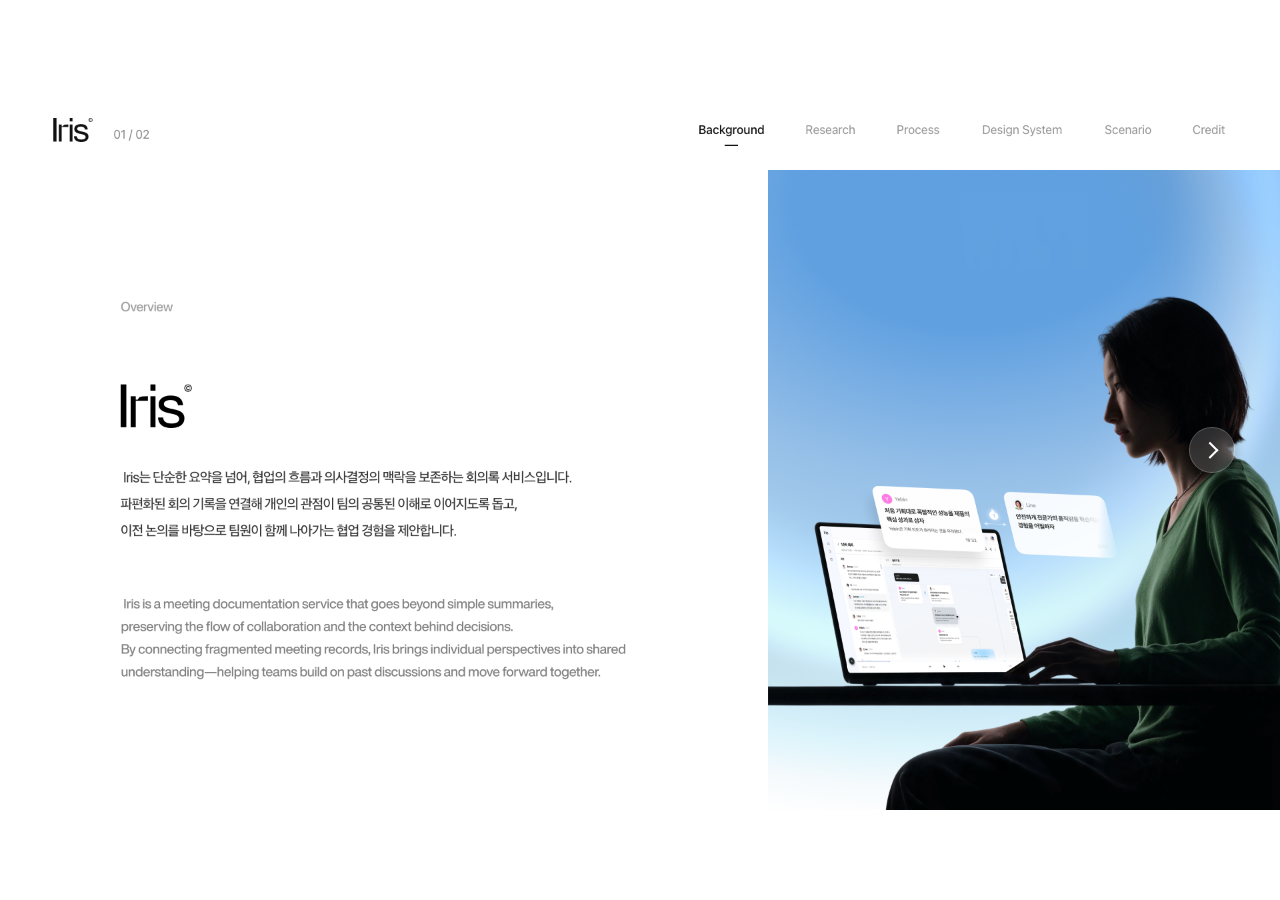
<file: index.html>
<!doctype html>
<html lang="ko">
<head>
<meta charset="utf-8">
<meta name="viewport" content="width=device-width,initial-scale=1,maximum-scale=1,user-scalable=no">
<title>Iris — Exhibition</title>
<style>
  html,body{margin:0;height:100%;background:#000;overflow:hidden;overscroll-behavior:none;
    -webkit-user-select:none;user-select:none;-webkit-tap-highlight-color:transparent;touch-action:none}
  body{transition:background-color .35s}
  body.fs,body.fs *{cursor:none!important}
  #stage{position:absolute;inset:0;margin:auto;width:min(100vw,177.78vh);height:min(56.25vw,100vh)}
  body.portrait #stage{width:min(100vw,56.25vh);height:min(177.78vw,100vh)}
  /* 장 전환: 새 장이 위에서 서서히 나타나고 이전 장은 그 아래 그대로 있다가 사라짐(둘 다 반투명해지며 바탕이 비치던 깜빡임 방지) */
  .slide{position:absolute;inset:0;overflow:hidden;opacity:0;visibility:hidden;z-index:0;pointer-events:none}
  .slide.on{opacity:1;visibility:visible;z-index:2;transition:opacity .35s ease}
  .slide.prev{opacity:1;visibility:visible;z-index:1}
  .slide img,.slide video{position:absolute;left:0;top:0;width:100%;height:100%;-webkit-user-drag:none;object-fit:fill}
  .canvas{position:absolute;left:0;top:0;width:100%;will-change:transform;backface-visibility:hidden}
  .slide img.nav{height:11.111%}
  .slide > video{z-index:1}
  .slide img.nav,.slide img.top{z-index:2}
  .slide img.nav.solid{height:13.333%;object-fit:contain;object-position:top}
  .slide video.feather{-webkit-mask-image:linear-gradient(to right,transparent,#000 9%,#000 91%,transparent);mask-image:linear-gradient(to right,transparent,#000 9%,#000 91%,transparent)}
  /* 세로 화면: 가로 장의 영역(창)을 잘라 다시 배치. 창 가장자리는 배경으로 흐림 */
  .win{position:absolute;overflow:hidden}
  .win.fade{
    -webkit-mask-image:linear-gradient(to right,transparent,#000 40px,#000 calc(100% - 40px),transparent),linear-gradient(transparent,#000 40px,#000 calc(100% - 40px),transparent);
    -webkit-mask-composite:source-in;mask-composite:intersect;
    mask-image:linear-gradient(to right,transparent,#000 40px,#000 calc(100% - 40px),transparent),linear-gradient(transparent,#000 40px,#000 calc(100% - 40px),transparent)}
  .win > div{position:absolute}
  .arrow{position:absolute;top:50%;width:3.4%;aspect-ratio:1;margin-top:-1.7%;border-radius:50%;z-index:5;
    background:rgba(255,255,255,.92);backdrop-filter:blur(8px);-webkit-backdrop-filter:blur(8px);pointer-events:none;
    box-shadow:0 0 0 1px rgba(0,0,0,.06),0 2px 12px rgba(0,0,0,.14),0 1px 3px rgba(0,0,0,.08);transition:opacity .4s ease,background .4s ease,box-shadow .4s ease}
  body.portrait .arrow{width:6%;margin-top:-3%}
  .arrow::after{content:"";position:absolute;inset:0;margin:auto;width:24%;height:24%;
    border:solid rgba(17,17,17,.78);border-width:0 2px 2px 0;transition:border-color .4s ease}
  /* 어두운 장: 반투명 흰 원 + 흰 화살표 (밝은 장은 위의 흰 원 + 검은 화살표) */
  .arrow.dark{background:rgba(255,255,255,.16);box-shadow:0 0 0 1px rgba(255,255,255,.32),0 2px 14px rgba(0,0,0,.35)}
  .arrow.dark::after{border-color:#fff}
  #prev{left:3.6%} #prev::after{transform:translateX(15%) rotate(135deg)}
  #next{right:3.6%} #next::after{transform:translateX(-15%) rotate(-45deg)}
  /* 스크롤 장: 맨 아래까지 내려가기 전엔 다음 버튼을 흐리게(막힘), 내려가면 다시 켜지며 한 번 살짝 커짐 */
  #next.off{opacity:.3} .arrow.end{opacity:0}
  #next.ready{animation:ready .9s ease 2}
  @keyframes ready{50%{transform:scale(1.18)}}
  /* 첫 장: 다음 버튼을 눌러 보라는 표시 — 퍼져 나가는 테두리 + 화살표가 오른쪽으로 살짝 밀림(반복) */
  #next::before{content:"";position:absolute;inset:0;border-radius:50%;box-shadow:0 0 0 2px rgba(17,17,17,.45);opacity:0}
  #next.dark::before{box-shadow:0 0 0 2px rgba(255,255,255,.75)}
  #next.hint::before{animation:hintRing 2.2s cubic-bezier(.25,.6,.3,1) infinite}
  #next.hint::after{animation:hintArrow 2.2s ease-in-out infinite}
  @keyframes hintRing{0%{transform:scale(1);opacity:.9}70%,100%{transform:scale(1.75);opacity:0}}
  @keyframes hintArrow{0%,55%,100%{transform:translateX(-15%) rotate(-45deg)}25%{transform:translateX(15%) rotate(-45deg)}}
  #fsbtn{position:fixed;right:12px;bottom:12px;padding:8px 12px;border:0;border-radius:8px;z-index:9;
    background:rgba(255,255,255,.15);color:#fff;font:14px system-ui,sans-serif;cursor:pointer}
  body.fs #fsbtn{display:none}
  /* Process 온톨로지 장: 하단 고정 '온톨로지 보러가기' → 시각화 앱을 전시 화면 위에 띄움(전체화면 유지), 오른쪽 위 '돌아가기' */
  .slide video.round{border-radius:.857%/1.371%}
  .cw{position:absolute;inset:0;overflow:hidden}
  /* 크레딧이 위아래 끝에서 나타나고 사라질 때 흐리게 */
  .cw.m-credit{-webkit-mask-image:linear-gradient(transparent 12%,#000 26%,#000 78%,transparent 94%);mask-image:linear-gradient(transparent 12%,#000 26%,#000 78%,transparent 94%)}
  .grow-l{position:absolute;inset:0;width:100%;height:100%;background-size:100% 100%;clip-path:var(--c0);-webkit-clip-path:var(--c0)}
  .slide.grow .grow-l{clip-path:var(--c1);-webkit-clip-path:var(--c1);transition:clip-path var(--t) cubic-bezier(.22,.61,.36,1) var(--d),-webkit-clip-path var(--t) cubic-bezier(.22,.61,.36,1) var(--d)}
  /* 새로 불러온 영상은 첫 장면이 준비되면 서서히 나타남(Design System 처음 들어갈 때 등) */
  .slide video{transition:opacity .35s ease}
  .pill{position:absolute;z-index:8;border:0;border-radius:999px;display:flex;align-items:center;gap:.5em;white-space:nowrap;
    font:500 clamp(13px,0.94vw,18px)/1 "SF Pro Display","SF Pro Text",-apple-system,BlinkMacSystemFont,system-ui,sans-serif;letter-spacing:-.01em;
    transition:opacity .35s ease,transform .2s ease}
  .pill:active{transform:scale(.96)}
  #ontoGo{left:50%;bottom:4.4%;transform:translateX(-50%);padding:1.1em 1.8em;background:#111;color:#fff;
    box-shadow:0 6px 24px rgba(0,0,0,.18),0 1px 3px rgba(0,0,0,.12);opacity:0;pointer-events:none}
  #ontoGo:active{transform:translateX(-50%) scale(.96)}
  body.onto-slide #ontoGo{opacity:1;pointer-events:auto}
  #onto{position:fixed;inset:0;z-index:20;background:#e9f3fb;opacity:0;visibility:hidden;transition:opacity .35s ease,visibility 0s .35s}
  #onto.on{opacity:1;visibility:visible;transition:opacity .35s ease}
  #onto iframe{position:absolute;inset:0;width:100%;height:100%;border:0}
  #ontoBack{top:20px;right:24px;padding:.85em 1.3em;background:rgba(255,255,255,.96);color:#111;
    box-shadow:0 0 0 1px rgba(0,0,0,.05),0 4px 16px rgba(0,0,0,.12)}
</style>
</head>
<body>
<div id="stage">
  <div class="arrow" id="prev"></div><div class="arrow" id="next"></div>
  <button class="pill" id="ontoGo">온톨로지 보러가기 <span aria-hidden="true">→</span></button>
</div>
<div id="onto"><button class="pill" id="ontoBack"><span aria-hidden="true">←</span> 전시 화면으로 돌아가기</button></div>
<button id="fsbtn" title="F 키로도 전체화면">전체화면</button>
<script>
// 배포 버전: 이미지·영상 주소 뒤에 붙여 기기 캐시에 남은 옛 파일 대신 새 파일을 받게 함(페이지 주소는 그대로). 배포할 때 tools/stamp.sh 가 바꿈
var V = 'v261110123715';
document.write('<script src="media/overlays.js?' + V + '"><\/script><script src="media/portrait.js?' + V + '"><\/script>');
</script>
<script>
// Figma '여기' 섹션의 16:9 프레임을 내보낸 PNG. 파일명 = 프레임 이름 앞 5글자 (예: 02-03.png)
var TABS = [['Background',2],['Research',5],['Process',2],['Design System',4],['Scenario',16],['Credit',2]];
// 세부 탭: 탭 번호 → [이름, 탭 안 시작 장]. Scenario 메뉴 아래 작은 글씨(Web·Mobile, y 86~135) 터치 영역. 메뉴 그림은 tools/render/nav.py
var SUBS = { 4: [['Web', 0], ['Mobile', 10]] }, SUB_X = 1628, SUB_W = 64, SUB_Y0 = 86, SUB_Y1 = 135;
var W = 1920, H = 1080, NAV_H = 120, EDGE = 0.12;
// 탭 글자 위치(x 시작, 끝). 피그마 메뉴(글자 간격 56px 로 고르게, 18px)와 같음. 터치는 글자 사이 간격의 가운데까지
var TAB_R = [[1045,1149],[1205,1286],[1342,1412],[1468,1598],[1654,1730],[1786,1840]];
// 스크롤 장: 피그마 '(스크롤)' 프레임. slides/키.png = 세로로 긴 Content, 키-nav.png = 고정 메뉴(투명).
// delay 뒤 end(px)만큼 위로 스크롤하고, 끝나면 after 영상 재생. 세로 화면에서는 한 번에 다 보이므로 delay 뒤 영상만 재생
var SCROLL = {
  '02-01': { h: 1714, end: 634, delay: 4000 },
  '02-04': { h: 1953, end: 850, delay: 4000 },
  '03-01': { h: 2110, end: 1030, delay: 4000 },
  '04-03': { h: 1869, end: 789, delay: 4000 },
  // 크레딧: 영화 크레딧처럼 한 줄씩 아래에서 올라옴(일정한 속도, 위아래 가장자리는 흐리게). 다음 버튼은 잠그지 않음
  '06-02': { h: 6354, end: 5274, delay: 3000, ms: 48000, ease: 'linear', nolock: true, mask: 'credit' }
};
var SCROLL_MS = 1500, SCROLL_EASE = 'cubic-bezier(.65,0,.35,1)';  // 3차 ease-in-out: 천천히 출발 → 한 번에 쓱 → 부드럽게 멈춤(카메라 영상과 같은 곡선)
// 카메라 영상(가로): 스크롤 장 전체 흐름(위 정렬로 나타남 → 4초 뒤 1.8초 동안 내려감 → 아래 영상)을 미리 렌더링한 한 편(tools/camera.sh).
// 손으로 끌거나 휠을 돌리면 그때부터 긴 이미지로 바꿔 직접 움직임. loop = 이 초부터 끝까지 반복(null 이면 끝 장면에서 멈춤)
var CAM = { '02-01': { loop: null }, '02-04': { loop: null }, '03-01': { loop: null } };  // 끝나면 마지막 장면에서 멈춤(반복 없음)
function camOff(sc, t) { var p = Math.max(0, Math.min(1, (t * 1000 - sc.delay) / SCROLL_MS)); return sc.end * (p < .5 ? 4 * p * p * p : 1 - Math.pow(2 - 2 * p, 3) / 2); }
// Research 02 그래프: s0 = 그래프 없는 배경, s1 = 줄무늬(40%) 없는 막대. 100%·44.2% 가 같이 차오르고, 100% 가 다 차면 40% 줄무늬가 차오름
// Process 02 온톨로지: 화면 녹화를 장 안(피그마 '온톨로지 웹 화면' 자리, 모서리 12px)에 — 스크롤 뒤 손으로 움직일 때용(내려가는 동안은 카메라 영상)
// Scenario Web·Mobile 첫 장: 필름 영상(소리 없음) 한 번 재생 후 마지막 장면에서 멈춤, 다시 들어오면 처음부터. 글자는 영상 위(slides/키-top.png)
OVERLAYS.push({ slide: '05-01', src: 'media/05-01-film.mp4', box: [0, 255 / 1080, 1, 824 / 1080], loop: false },
              { slide: '05-11', src: 'media/05-11-film.mp4', box: [0, 255 / 1080, 1, 824 / 1080], loop: false });
var TOPS = ['05-01', '05-11', '05-03', '05-06', '05-08', '05-09'];  // 05-03·08·09: 화면 베젤 통일(회색 8px) 고리
OVERLAYS.push({ slide: '03-01', src: 'media/03-01-rec.mp4', box: [288 / 1920, 684 / 2110, 1344 / 1920, 840 / 2110], loop: true, round: true });
var GROW = { '02-02': [
  { img: '-s0', x0: 960, x1: 1745, y1: 920, top: 360, from: 360, ms: 0, delay: 0 },
  { img: '-s1', x0: 960, x1: 1396, y1: 920, top: 360, ms: 1200, delay: 350 },
  { img: '-s1', x0: 1396, x1: 1745, y1: 920, top: 630, ms: 1200, delay: 350 },
  { img: '', x0: 972, x1: 1396, y1: 898, top: 718, ms: 900, delay: 1600 } ] };
var IDLE_MS = 60000;  // 1분 동안 조작이 없으면 첫 장(Background)으로
// 영상이 메뉴 영역까지 덮는 장: 메뉴(slides/키-nav.png, 투명)를 영상 위에 한 번 더 올림
var NAV_ON_TOP = ['04-01'];
// 세로 화면(스탠바이미 2 세로): 1440x2560 기준. tools/portrait.py 가 만든 media/portrait.js 의 창 배치를 씀
// P 키: 가로 화면에서도 세로 배치 미리보기(다시 누르면 해제). 기기에서는 화면 방향을 그대로 따름
var FORCE = null; try { FORCE = sessionStorage.getItem('iris-port'); } catch (e) {}
var PORT = FORCE ? FORCE === '1' : window.innerHeight > window.innerWidth, PW = 1440, PH = 2560, PK = PW / W;  // 메뉴는 가로 메뉴를 0.75 배
if (PORT) document.body.classList.add('portrait');
var SW = PORT ? PW : W, SH = PORT ? PH : H;  // 지금 화면 좌표계

var stage = document.getElementById('stage'), slides = [], tabStart = [], tabOf = [];
function pct(v, of) { return v / of * 100 + '%'; }
// 가로 캔버스(1920 x ch) 한 벌: 장 PNG + (with 이면) 영상. 영상 목록은 vids 에 모음
function buildCanvas(key, ch, withVideo, vids) {
  var cv = document.createElement('div'), img = new Image();
  cv.className = 'canvas'; cv.style.height = ch / H * 100 + '%';
  img.src = 'slides/' + key + '.png?' + V; img.draggable = false; cv.appendChild(img);
  if (withVideo) OVERLAYS.forEach(function (ov) {  // GIF 로 만든 움직이는 부분 (media/, tools/overlays.py 로 생성)
    if (ov.slide !== key) return;
    var v = document.createElement('video');
    v.dataset.src = ov.src + '?' + V; v.muted = v.playsInline = true; v.loop = false;  /* 반복 없음: 장에 들어올 때마다 처음부터 한 번, 끝나면 마지막 장면 유지 */ v.preload = 'none'; v.after = ov.after;
    v.setAttribute('muted', ''); v.setAttribute('playsinline', '');
    v.style.left = ov.box[0] * 100 + '%'; v.style.top = ov.box[1] * 100 + '%';
    v.style.width = ov.box[2] * 100 + '%'; v.style.height = ov.box[3] * 100 + '%';
    if (ov.feather) v.className = 'feather'; if (ov.round) v.className = 'round';
    cv.appendChild(v); vids.push(v);
  });
  return { cv: cv, img: img };
}
// 세로: 가로 캔버스의 s(x,y,w,h) 영역을 세로 화면 (dx,dy) 에 k 배로
function win(key, ch, s, dx, dy, k, withVideo, vids, cls) {
  var w = document.createElement('div'), c = buildCanvas(key, ch, withVideo, vids), inner = c.cv;
  w.className = 'win' + (cls ? ' ' + cls : '');
  w.style.left = pct(dx, PW); w.style.top = pct(dy, PH); w.style.width = pct(s[2] * k, PW); w.style.height = pct(s[3] * k, PH);
  inner.style.width = pct(W, s[2]); inner.style.height = pct(ch, s[3]); inner.style.left = pct(-s[0], s[2]); inner.style.top = pct(-s[1], s[3]);
  w.appendChild(inner); return { el: w, img: c.img };
}
function sampleBg(img, el) {  // 화면 밖(비율이 맞지 않을 때 남는 곳) 배경 = 장 왼쪽 위 색
  img.addEventListener('load', function () {
    try { var c = document.createElement('canvas').getContext('2d'); c.drawImage(img, -4, -4); var d = c.getImageData(0, 0, 1, 1).data;
      el.bg = 'rgb(' + d[0] + ',' + d[1] + ',' + d[2] + ')'; if (el.classList.contains('on')) document.body.style.background = el.bg;
      // 버튼이 놓이는 자리(왼쪽·오른쪽 가운데)의 밝기 → 어두우면 흰 버튼
      var iw = img.naturalWidth, ih = Math.min(img.naturalHeight, iw * 9 / 16);
      el.dark = [0.036, 0.93].map(function (fx) { var L = 0; c.clearRect(0, 0, 40, 40); c.drawImage(img, iw * fx, ih * 0.47, iw * 0.034, ih * 0.06, 0, 0, 20, 20);
        var q = c.getImageData(0, 0, 20, 20).data; for (var i = 0; i < q.length; i += 4) L += 0.2126 * q[i] + 0.7152 * q[i + 1] + 0.0722 * q[i + 2]; return L / 400 < 140; });
      if (el.scroll && !PORT) {  // 스크롤 장: 긴 이미지 세로 10px 마다 버튼 자리 밝기 표 → 내려가는 동안 버튼 색이 따라 바뀜
        var n = Math.ceil(img.naturalHeight / 10), cv = document.createElement('canvas'); cv.width = 2; cv.height = n; var g = cv.getContext('2d');
        g.drawImage(img, iw * 0.036, 0, iw * 0.034, img.naturalHeight, 0, 0, 1, n); g.drawImage(img, iw * 0.93, 0, iw * 0.034, img.naturalHeight, 1, 0, 1, n);
        var q2 = g.getImageData(0, 0, 2, n).data; el.lum = [];
        for (var r = 0; r < n * 2; r++) el.lum.push(0.2126 * q2[r * 4] + 0.7152 * q2[r * 4 + 1] + 0.0722 * q2[r * 4 + 2] < 140);
      }
      if (el.classList.contains('on')) arrowTheme(el);
      if (el.scroll && el.navEl && !PORT) el.navEl.style.background = 'linear-gradient(' + el.bg + ' 83.3%, transparent)'; } catch (e) {}
  });
}
TABS.forEach(function (t, ti) {
  tabStart.push(slides.length);
  for (var i = 1; i <= t[1]; i++) {
    var key = pad(ti + 1) + '-' + pad(i), sc = SCROLL[key], ch = sc ? sc.h : H, navOnTop = sc || NAV_ON_TOP.indexOf(key) >= 0;
    var el = document.createElement('div');
    el.className = 'slide'; el.videos = []; el.scroll = sc; el.key = key;
    if (!PORT) {
      var c = buildCanvas(key, ch, true, el.videos); el.canvas = c.cv;
      sampleBg(c.img, el);
      if (sc && sc.mask) { var cw = document.createElement('div'); cw.className = 'cw m-' + sc.mask; cw.appendChild(c.cv); el.appendChild(cw); }
      else el.appendChild(c.cv);
      if (CAM[key]) {  // 카메라 영상은 캔버스 위, 메뉴 아래
        var cam = document.createElement('video'); cam.dataset.src = 'media/' + key + '-cam.mp4?' + V; cam.muted = cam.playsInline = true; cam.preload = 'none';
        cam.setAttribute('muted', ''); cam.setAttribute('playsinline', ''); cam.loopFrom = CAM[key].loop; el.cam = cam; el.appendChild(cam);
        cam.addEventListener('timeupdate', function () {  // 카메라가 맨 아래에 닿으면 다음 버튼 켬
          var s = this.parentNode; if (s === slides[cur] && !s.manual && this.currentTime * 1000 >= s.scroll.delay + SCROLL_MS - 60) unlockNext(); });
        cam.addEventListener('timeupdate', function () {  // 영상이 실제로 돌기 시작하면 그때 HTML 메뉴를 숨김(영상에 메뉴가 그려져 있음)
          var s = this.parentNode; if (s.manual) this.pause(); });
        // 영상(메뉴가 그려져 있음)이 실제로 화면에 나타나는 순간에 HTML 메뉴를 숨김 — 둘 다 안 보이는 틈이 없게
        cam.onShown = function () { var s = this.parentNode; if (!s.manual && s.navEl && s === slides[cur]) s.navEl.style.visibility = 'hidden'; };
        // 끝나면 되감지 않음(TV 는 되감을 때 앞 장면이 보여 화면이 위로 튐) → 맨 아래에 둔 긴 이미지 + 그 안 영상 반복으로 넘김
        cam.addEventListener('ended', function () { var s = this.parentNode; if (this.loopFrom != null && s === slides[cur]) manual(s); });
      }
      if (GROW[key]) GROW[key].forEach(function (g) {  // 막대 그래프가 아래에서 차오름(장에 들어올 때마다)
        var d = document.createElement('div'); d.className = 'grow-l'; d.style.backgroundImage = 'url(slides/' + key + g.img + '.png?' + V + ')';
        var i = function (t) { return 'inset(' + t / H * 100 + '% ' + (W - g.x1) / W * 100 + '% ' + (H - g.y1) / H * 100 + '% ' + g.x0 / W * 100 + '%)'; };
        d.style.setProperty('--c0', i(g.from == null ? g.y1 : g.from)); d.style.setProperty('--c1', i(g.top));
        d.style.setProperty('--t', g.ms + 'ms'); d.style.setProperty('--d', g.delay + 'ms'); c.cv.appendChild(d); });
      if (TOPS.indexOf(key) >= 0) { var tp = new Image(); tp.src = 'slides/' + key + '-top.png?' + V; tp.className = 'top'; tp.draggable = false; el.appendChild(tp); }
      if (navOnTop) { var nv = new Image(); nv.src = 'slides/' + key + '-nav.png?' + V; nv.className = sc ? 'nav solid' : 'nav'; nv.draggable = false; el.appendChild(nv); el.navEl = nv; }
    } else {
      var P = PORTRAIT[key], first = null;
      el.style.background = 'linear-gradient(' + P.bg.join(',') + ')';
      P.wins.forEach(function (q) { var r = win(key, ch, q.slice(0, 4), q[4], q[5], q[6], q[7], el.videos, q[8] ? 'fade' : ''); el.appendChild(r.el); first = first || r.img; });
      if (navOnTop) {  // 투명 메뉴를 배경색 위에
        var nb = document.createElement('div'); nb.className = 'win navwin'; nb.style.cssText = 'left:0;top:0;width:100%;height:' + pct(NAV_H * PK, PH) + ';background:' + P.nav;
        var nv2 = new Image(); nv2.src = 'slides/' + key + '-nav.png?' + V; nv2.draggable = false; nb.appendChild(nv2); el.appendChild(nb);
      } else el.appendChild(win(key, ch, [0, 0, W, NAV_H], 0, 0, PK, false, [], 'navwin').el);
      sampleBg(first, el);
    }
    stage.insertBefore(el, stage.firstChild);
    slides.push(el); tabOf.push(ti);
  }
});
// 스크롤 장은 지금 보이는 위치(카메라 영상 시간 또는 긴 이미지의 실제 위치)로 버튼 색을 매 프레임 맞춤
var prevBtn = document.getElementById('prev'), lastTheme = '';
(function tick() {
  var el = slides[cur];
  if (el && el.lum) {
    var off = el.cam && !el.manual ? camOff(el.scroll, el.cam.currentTime) : -(el.canvas.getBoundingClientRect().top - stage.getBoundingClientRect().top) * W / stage.getBoundingClientRect().width;
    var row = Math.max(0, Math.min(el.lum.length / 2 - 1, Math.round((off + H * 0.5) / 10))), k = el.lum[row * 2] + ',' + el.lum[row * 2 + 1];
    if (k !== lastTheme) { lastTheme = k; prevBtn.classList.toggle('dark', el.lum[row * 2]); nextBtn.classList.toggle('dark', el.lum[row * 2 + 1]); }
  } else lastTheme = '';
  requestAnimationFrame(tick);
})();
function arrowTheme(el) { lastTheme = ''; var d = el.dark || []; document.getElementById('prev').classList.toggle('dark', !!d[0]); nextBtn.classList.toggle('dark', !!d[1]); }
function pad(n) { return (n < 10 ? '0' : '') + n; }
// 영상은 첫 장면이 실제로 화면에 그려진 뒤에만 보이게 함. TV 는 영상이 준비되기 전 그 자리를 검게 칠해서
// (화면 전체 영상이면 화면 전체가 검게 깜빡임) — 그동안은 아래 PNG(영상 첫 장면이 들어 있음)가 보여 바뀌는 티가 없음
function hideUntilFrame(v) {
  var tok = (v.hideTok || 0) + 1; v.hideTok = tok;
  v.style.transition = 'none'; v.style.opacity = 0; void v.offsetWidth;
  // 아래 이미지 → 영상은 0.35초 동안 서서히 겹쳐 바꿈(기기마다 영상 색이 미세하게 달라 한 번에 바꾸면 화면 전체가 깜빡여 보임)
  var show = function () { if (v.hideTok !== tok) return; v.hideTok = tok + 0.5; v.style.transition = ''; v.style.opacity = ''; if (v.onShown) setTimeout(function () { v.onShown(); }, 400); };
  // 기기마다 신호가 달라 여러 가지 중 먼저 오는 것으로 보이게 하고, 0.8초 뒤엔 무조건 보이게(영상이 숨겨진 채 남지 않게)
  if (v.requestVideoFrameCallback) try { v.requestVideoFrameCallback(function () { requestAnimationFrame(show); }); } catch (e) {}
  // 재생 시간이 실제로 흐르면(=장면이 그려지고 있음) 보임. '재생 시작' 신호만으로는 TV 가 아직 검은 화면일 수 있어 쓰지 않음
  var h = function () { if (v.currentTime > 0.12) { v.removeEventListener('timeupdate', h); show(); } }; v.addEventListener('timeupdate', h);
  // 2.5초 지나도 시간 신호가 없으면: 영상 그림이 실제로 준비됐을 때만 보임(준비 안 됐으면 계속 아래 이미지 → 검은 화면 대신)
  (function force() { setTimeout(function () { if (v.hideTok !== tok) return; if (v.readyState >= 2 && v.currentTime > 0) show(); else force(); }, 2500); })();  // 그래도 안 오면 강제로(숨겨진 채 남지 않게)
}
function play(v) {
  attach(v); hideUntilFrame(v);
  if (v.currentTime) v.currentTime = 0; var p = v.play(); if (p && p.catch) p.catch(function () {});
}
// 영상은 지금 장과 앞뒤 장 것만 불러 두고 나머지는 놓아 줌(기기 영상 디코더가 모자라 깜빡이는 것 방지).
// 영상이 준비되기 전에는 그 아래 PNG 에 영상 첫 프레임이 그대로 들어 있어(tools/bake.py) 바뀌는 티가 나지 않음
// 모든 영상을 처음에 한 번 브라우저 캐시로 받아 둠(같은 주소 → 탭 이동 때 인터넷 대신 캐시). 메모리(blob)에는 안 둠(TV 메모리 부족)
function attach(v) {
  if (v.getAttribute('src')) return; v.src = v.dataset.src; v.preload = 'auto';
}
function prefetchAll() {
  if (!window.fetch) return;
  var list = [];
  slides.forEach(function (s) { allVideos(s).forEach(function (v) { if (list.indexOf(v.dataset.src) < 0) list.push(v.dataset.src); }); });
  (function next(i, tries) {
    if (i >= list.length) return;
    // 지금 장 영상이 아직 받는 중이면 기다림(미리 받기가 지금 보는 영상의 인터넷 속도를 뺏지 않게)
    var busy = allVideos(slides[cur]).some(function (v) { return v.getAttribute('src') && !v.ended && !v.paused && v.readyState < 4; });
    if (busy) return setTimeout(function () { next(i, tries); }, 1000);
    fetch(list[i], { priority: 'low' }).then(function (r) { if (!r.ok) throw 0; return r.arrayBuffer(); })
      .then(function () { next(i + 1, 0); })
      .catch(function () { setTimeout(function () { tries < 3 ? next(i, tries + 1) : next(i + 1, 0); }, 2000); });
  })(0, 0);
}
// 장 그림을 넘기기 전에 미리 디코딩(디코딩 전 한 프레임 비어 보이는 깜빡임 방지). 이웃 장은 미리, 멀리 가는 탭 이동은 잠깐 기다렸다가
function imgsOf(s) { return Array.prototype.slice.call(s.querySelectorAll('img')); }
function decodeSlide(s) {
  if (s.decP) return s.decP;
  s.decP = Promise.all(imgsOf(s).map(function (i) { return i.decode ? i.decode().catch(function () {}) : Promise.resolve(); }))
    .then(function () { s.decoded = true; });
  return s.decP;
}
function detach(v) { if (v.getAttribute('src')) { v.pause(); v.removeAttribute('src'); v.load(); } }
function allVideos(s) { return s.cam ? s.videos.concat([s.cam]) : s.videos; }
var ENTRY = tabStart.slice(); Object.keys(SUBS).forEach(function (t) { SUBS[t].forEach(function (x) { ENTRY.push(tabStart[t] + x[1]); }); });
function warm(n) {
  slides.forEach(function (s, i) {
    var d = Math.min(Math.abs(i - n), slides.length - Math.abs(i - n));
    if (ENTRY.indexOf(i) >= 0) decodeSlide(s);  // 탭 첫 장은 그림만 미리(영상까지 미리 열면 TV 영상 디코더가 모자라 재생이 안 됨)
    // 영상은 지금 장 것만 연다(TV 영상 디코더가 모자라면 재생 중이어도 검게 나옴). 이웃 장은 그림만 미리, 영상은 캐시에서 바로
    allVideos(s).forEach(d === 0 ? function (v) { if (!s.cam || v === s.cam || s.manual) attach(v); } : function (v) { if (s !== slides[cur] && !s.classList.contains('prev')) detach(v); });
    if (d <= 1) decodeSlide(s);
  });
}
function manual(el) {  // 카메라 영상 → 긴 이미지 직접 조작으로 전환
  if (!el.cam || el.manual) return; el.manual = true;
  var t = el.cam.currentTime; el.cam.pause(); el.cam.style.visibility = 'hidden'; if (el.navEl) el.navEl.style.visibility = '';
  setOff(el, camOff(el.scroll, t));
  el.videos.forEach(function (v) { if (!v.after || t * 1000 >= el.scroll.delay + SCROLL_MS) play(v); else el.afterStarted = false; });
}

var cur = 0, timers = [];
// 스크롤 장(가로): off = 위로 올라간 거리(px, 1920x1080 기준). 자동 스크롤 + 손으로 위아래 드래그
function startAfter(el, ms) {
  if (el.afterStarted) return; el.afterStarted = true;
  setTimeout(function () { if (el.classList.contains('on')) el.videos.forEach(function (v) { if (v.after) play(v); }); }, ms || 0);
}
function setOff(el, off, ms, free) {
  // 한 번 내려간 곳보다 위로는 다시 올라가지 않음(자동 스크롤 목표를 정하면 그 끝까지가 기준)
  // 관람자가 직접 끌거나 휠을 돌리면(free) 위로도 자유롭게 — 그 자리가 새 기준
  var sc = el.scroll; off = Math.max(free ? 0 : el.maxOff || 0, Math.min(sc.h - H, off)); el.off = off; el.maxOff = free ? off : Math.max(el.maxOff || 0, off);
  if (off >= sc.h - H - 1 && el === slides[cur]) setTimeout(function () { if (el === slides[cur]) unlockNext(); }, ms || 0);
  el.canvas.style.transition = ms ? 'transform ' + ms + 'ms ' + (sc.ease || (ms > SCROLL_MS * 2 ? 'cubic-bezier(.37,0,.63,1)' : SCROLL_EASE)) : 'none';
  el.canvas.style.transform = 'translate3d(0,' + (-off / sc.h * 100) + '%,0)';
  if (off >= sc.end * 0.5) startAfter(el, ms);  // 아래 내용이 보이면 그 영상 재생
}
// 다음 장 잠금: 스크롤 장은 맨 아래까지 내려간 뒤에야 다음으로 넘어감(처음 본 사람이 아래 내용을 모르고 넘기지 않게)
var nextLocked = false, nextBtn = document.getElementById('next');
function lockNext() { nextLocked = true; nextBtn.classList.remove('ready'); nextBtn.classList.add('off'); }
function unlockNext() { if (!nextLocked) return; nextLocked = false; nextBtn.classList.remove('off'); void nextBtn.offsetWidth; nextBtn.classList.add('ready'); }
function seekCam(v, t) { if (v.readyState >= 1) v.currentTime = t; else v.addEventListener('loadedmetadata', function () { v.currentTime = t; }, { once: true }); }
function goPrev() { if (cur > 0) go(cur - 1); }  // 첫 장에서 크레딧으로 넘어가지 않음
function goNext() {
  if (cur >= slides.length - 1) return;  // 마지막 장(크레딧)에서 처음으로 넘어가지 않음(탭으로는 이동 가능)
  if (!nextLocked) return go(cur + 1);
  var el = slides[cur], sc = el.scroll;  // 막혀 있을 때 다음을 누르면 기다리지 않고 바로 내려감
  timers.forEach(clearTimeout); timers = [];
  if (PORT) { startAfter(el, 0); unlockNext(); }
  else if (el.cam && !el.manual) { if (el.cam.currentTime * 1000 < sc.delay) seekCam(el.cam, sc.delay / 1000); }
  else setOff(el, sc.end, sc.ms || SCROLL_MS);
}
var goTok = 0;
function go(n) {
  n = (n + slides.length) % slides.length; var tok = ++goTok, target = slides[n];
  if (target.decoded || target === slides[cur]) return goNow(n);
  Promise.race([decodeSlide(target), new Promise(function (r) { setTimeout(r, 700); })]).then(function () { if (tok === goTok) goNow(n); });
}
// 재생 감시: 들어온 뒤 0.7초·1.6초에 재생돼야 할 영상이 멈춰 있으면 다시 재생(기기에서 재생 요청이 묻히는 경우 대비)
function watchPlay(el) {
  [700, 1600].forEach(function (ms) { timers.push(setTimeout(function () {
    if (el !== slides[cur] || onto.classList.contains('on')) return;
    allVideos(el).forEach(function (v) {
      var want = v === el.cam ? !el.manual : (!v.after || el.afterStarted) && (!el.cam || el.manual);
      if (want && v.paused && !v.ended && v.getAttribute('src')) { var p = v.play(); if (p && p.catch) p.catch(function () {}); }
    });
  }, ms)); });
}
function goNow(n) {
  timers.forEach(clearTimeout); timers = [];
  var old = slides[cur];
  slides.forEach(function (s) { if (s !== old) s.classList.remove('prev'); });
  if (old !== slides[n]) {
    old.classList.remove('on'); old.classList.add('prev');
    setTimeout(function () {
      if (old.classList.contains('on')) return;
      old.classList.remove('prev');
      old.videos.forEach(function (v) { v.pause(); v.currentTime = 0; });
      allVideos(old).forEach(detach);  // 사라진 장의 영상은 바로 놓아 줌(동시에 열린 영상 수 최소)
      if (old.scroll && !PORT) { old.maxOff = 0; setOff(old, 0); }
      if (old.cam) { old.cam.pause(); old.cam.style.visibility = ''; old.manual = false; if (old.navEl) old.navEl.style.visibility = 'hidden'; }
    }, 400);
  }
  cur = n; var el = slides[cur]; el.classList.add('on'); if (el.bg) document.body.style.background = el.bg; if (GROW[el.key] && !PORT) { el.classList.remove('grow'); void el.offsetWidth; el.classList.add('grow'); }
  prevBtn.classList.toggle('end', n === 0); nextBtn.classList.toggle('hint', n === 0); nextBtn.classList.toggle('end', n === slides.length - 1);
  watchPlay(el);
  arrowTheme(el); document.body.classList.toggle('onto-slide', el.key === ONTO_SLIDE);
  warm(n);
  el.maxOff = 0; nextBtn.classList.remove('ready');
  if (el.scroll && !el.scroll.nolock) lockNext(); else { nextLocked = false; nextBtn.classList.remove('off'); }
  if (el.cam && !PORT) {
    el.manual = false; el.cam.style.visibility = ''; if (el.navEl) el.navEl.style.visibility = ''; el.off = 0; setOff(el, 0); play(el.cam);
    // 기기에서 영상이 2.5초 안에 시작하지 않으면 긴 이미지를 직접 내리는 방식으로 전환(메뉴·자동 스크롤이 멈춰 보이지 않게)
    timers.push(setTimeout(function () { if (el !== slides[cur] || el.manual || el.cam.currentTime > 0.05) return;
      manual(el); var sc = el.scroll; timers.push(setTimeout(function () { setOff(el, sc.end, sc.ms || SCROLL_MS); }, sc.delay - 2500)); }, 2500));
    return; }
  el.videos.forEach(function (v) { if (!v.after) play(v); else { v.pause(); if (v.currentTime) v.currentTime = 0; } });
  var sc = el.scroll;
  if (sc) {
    el.afterStarted = false;
    if (PORT) timers.push(setTimeout(function () { startAfter(el, 0); unlockNext(); }, sc.delay));
    else { setOff(el, 0); timers.push(setTimeout(function () { setOff(el, sc.end, sc.ms || SCROLL_MS); }, sc.delay)); }
  }
}
go(0);
setTimeout(prefetchAll, 1500);
// 화면 방향이 바뀌면(가로↔세로) 그 배치로 다시 그림
window.addEventListener('resize', function () { if (!FORCE && (window.innerHeight > window.innerWidth) !== PORT) location.reload(); });

// 터치: 좌우 스와이프로 앞뒤, 스크롤 장은 위아래 드래그, 탭 영역(상단 메뉴/로고/좌우 끝)으로 이동
var sx = null, sy = 0, dragging = false, startOff = 0;
var idleT = null;
// 온톨로지 시각화 앱(같은 dab2n.github.io 라 안쪽 터치도 무조작 타이머에 반영)
var ONTO_SLIDE = '03-01', ONTO_URL = 'https://dab2n.github.io/iris-ontology/', onto = document.getElementById('onto'), ontoF = null;
function openOnto() {
  if (!ontoF) { ontoF = document.createElement('iframe'); ontoF.src = ONTO_URL; ontoF.allow = 'fullscreen';
    ontoF.addEventListener('load', function () { try { ['pointerdown', 'keydown', 'wheel'].forEach(function (ev) { ontoF.contentWindow.addEventListener(ev, poke, { passive: true }); }); } catch (e) {} });
    onto.insertBefore(ontoF, onto.firstChild); }
  timers.forEach(clearTimeout); timers = []; slides[cur].videos.concat(slides[cur].cam || []).forEach(function (v) { v.pause(); });
  onto.classList.add('on'); poke();
}
function closeOnto() {  // 앱은 처음 상태로(다음 관람자용) — 다음에 열 때 새로 불러옴
  if (!onto.classList.contains('on')) return; onto.classList.remove('on');
  setTimeout(function () { if (!onto.classList.contains('on') && ontoF) { ontoF.remove(); ontoF = null; } }, 400);
  slides[cur].videos.forEach(function (v) { if (!v.after || slides[cur].afterStarted) v.play().catch(function () {}); });
}
[['ontoGo', openOnto], ['ontoBack', closeOnto]].forEach(function (b) {
  var el = document.getElementById(b[0]);
  el.addEventListener('pointerdown', function (e) { e.stopPropagation(); lockFs(); poke(); });
  el.addEventListener('pointerup', function (e) { e.stopPropagation(); b[1](); });
});
function poke() { clearTimeout(idleT); idleT = setTimeout(function () { closeOnto(); if (cur !== 0) go(0); poke(); checkUpdate(); }, IDLE_MS); }
function checkUpdate() {
  fetch(location.pathname + '?check=' + Date.now(), { cache: 'no-store' }).then(function (r) { return r.text(); }).then(function (t) {
    var m = t.match(/var V = '([^']+)'/); if (m && m[1] !== V && cur === 0) location.reload();
  }).catch(function () {});
}
poke();
['pointerdown', 'keydown', 'wheel'].forEach(function (ev) { document.addEventListener(ev, poke, { passive: true }); });
document.addEventListener('pointerdown', function (e) {
  var c0 = slides[cur]; sx = e.clientX; sy = e.clientY; dragging = false; startOff = c0.cam && !c0.manual && !PORT ? camOff(c0.scroll, c0.cam.currentTime) : (c0.off || 0); lockFs();
});
document.addEventListener('pointermove', function (e) {
  var el = slides[cur];
  if (sx === null || !el.scroll || PORT) return;
  var dx = e.clientX - sx, dy = e.clientY - sy;
  if (!dragging && Math.abs(dy) > 12 && Math.abs(dy) > Math.abs(dx)) {
    dragging = true; timers.forEach(clearTimeout); timers = [];  // 직접 움직이면 자동 스크롤 취소
    manual(el);
  }
  if (dragging) setOff(el, startOff - dy * H / stage.getBoundingClientRect().height, 0, true);
});
document.addEventListener('wheel', function (e) {
  var el = slides[cur]; if (!el.scroll || PORT) return;
  timers.forEach(clearTimeout); timers = []; manual(el); setOff(el, (el.off || 0) + e.deltaY, 0, true);
}, { passive: true });
document.addEventListener('pointerup', function (e) {
  if (sx === null) return;
  var dx = e.clientX - sx, dy = e.clientY - sy; sx = null;
  if (dragging) { dragging = false; return; }
  if (Math.abs(dx) > 60 && Math.abs(dx) > Math.abs(dy)) return dx < 0 ? goNext() : goPrev();
  var r = stage.getBoundingClientRect();
  var x = (e.clientX - r.left) / r.width, y = (e.clientY - r.top) / r.height;
  if (x < 0 || x > 1 || y < 0 || y > 1) return;
  // 메뉴 좌표(가로 1920 기준)로 바꿈: 세로 화면의 메뉴는 가로 메뉴를 PK 배 한 것
  var mx = PORT ? x * PW / PK : x * W, my = PORT ? y * PH / PK : y * H;
  var sub = SUBS[tabOf[cur]], j = Math.floor((mx - SUB_X) / SUB_W);
  if (sub && my > SUB_Y0 && my < SUB_Y1 && j >= 0 && j < sub.length) return go(tabStart[tabOf[cur]] + sub[j][1]);
  if (my < NAV_H) {
    if (mx < 160) return go(0);
    for (var k = 0; k < TAB_R.length; k++) if (mx >= TAB_R[k][0] - 28 && mx < TAB_R[k][1] + 28) return go(tabStart[k]);
    return;
  }
  if (x < EDGE) goPrev(); else if (x > 1 - EDGE) goNext();
});
['contextmenu', 'dragstart', 'selectstart', 'gesturestart'].forEach(function (ev) {
  document.addEventListener(ev, function (e) { e.preventDefault(); });
});

// 전체화면: Esc 를 누르기 전까지는 잠금. 다른 방법으로 빠져나가면 다음 터치에 다시 전체화면.
var userExited = false;
function enterFs() {
  var el = document.documentElement;
  var p = (el.requestFullscreen || el.webkitRequestFullscreen).call(el);
  if (p && p.then) p.then(function () {
    if (navigator.keyboard && navigator.keyboard.lock) navigator.keyboard.lock(['Escape']).catch(function () {});
    if (navigator.wakeLock) navigator.wakeLock.request('screen').catch(function () {});
  }).catch(function () {});
}
function isFs() { return !!(document.fullscreenElement || document.webkitFullscreenElement); }
function lockFs() { if (!isFs() && !userExited) enterFs(); }
function onFsChange() { document.body.classList.toggle('fs', isFs()); }
document.addEventListener('fullscreenchange', onFsChange);
document.addEventListener('webkitfullscreenchange', onFsChange);
document.addEventListener('keydown', function (e) {
  if (e.key === 'Escape') { userExited = true; if (isFs()) (document.exitFullscreen || document.webkitExitFullscreen).call(document); }
  else if (e.key === 'f' || e.key === 'F') { userExited = false; enterFs(); }
  else if (e.key === 'p' || e.key === 'P') { try { if (FORCE) sessionStorage.removeItem('iris-port'); else sessionStorage.setItem('iris-port', PORT ? '0' : '1'); } catch (x) {} location.reload(); }
  else if (onto.classList.contains('on')) return;  // 온톨로지 앱이 떠 있는 동안 뒤 장은 넘기지 않음
  else if (e.key === 'ArrowRight' || e.key === 'PageDown' || e.key === ' ') goNext();
  else if (e.key === 'ArrowLeft' || e.key === 'PageUp') goPrev();
});
document.addEventListener('keyup', function (e) { if (e.key === 'Escape' && !isFs()) userExited = true; });
// 터치 화면에서 전체화면 풀기: 왼쪽 위 로고를 3초 길게 누르면 전체화면 해제(주소창이 보임) + 다시 잠그지 않음.
// 다시 전체화면은 오른쪽 아래 '전체화면' 버튼이나 F 키
var holdT = null;
document.addEventListener('pointerdown', function (e) {
  var r = stage.getBoundingClientRect(), x = (e.clientX - r.left) / r.width * W, y = (e.clientY - r.top) / r.height * H;
  if (!PORT && x < 160 && y < NAV_H || PORT && x < 160 / PK && y < NAV_H / PK) holdT = setTimeout(function () {
    holdT = null; userExited = true; sx = null; if (isFs()) (document.exitFullscreen || document.webkitExitFullscreen).call(document); }, 3000);
}, true);
['pointerup', 'pointercancel', 'pointermove'].forEach(function (ev) { document.addEventListener(ev, function (e) {
  if (holdT && (ev !== 'pointermove' || Math.abs(e.clientX - sx) + Math.abs(e.clientY - sy) > 20)) { clearTimeout(holdT); holdT = null; } }, true); });
document.getElementById('fsbtn').addEventListener('pointerup', function (e) { e.stopPropagation(); userExited = false; enterFs(); });
</script>
</body>
</html>
</file>
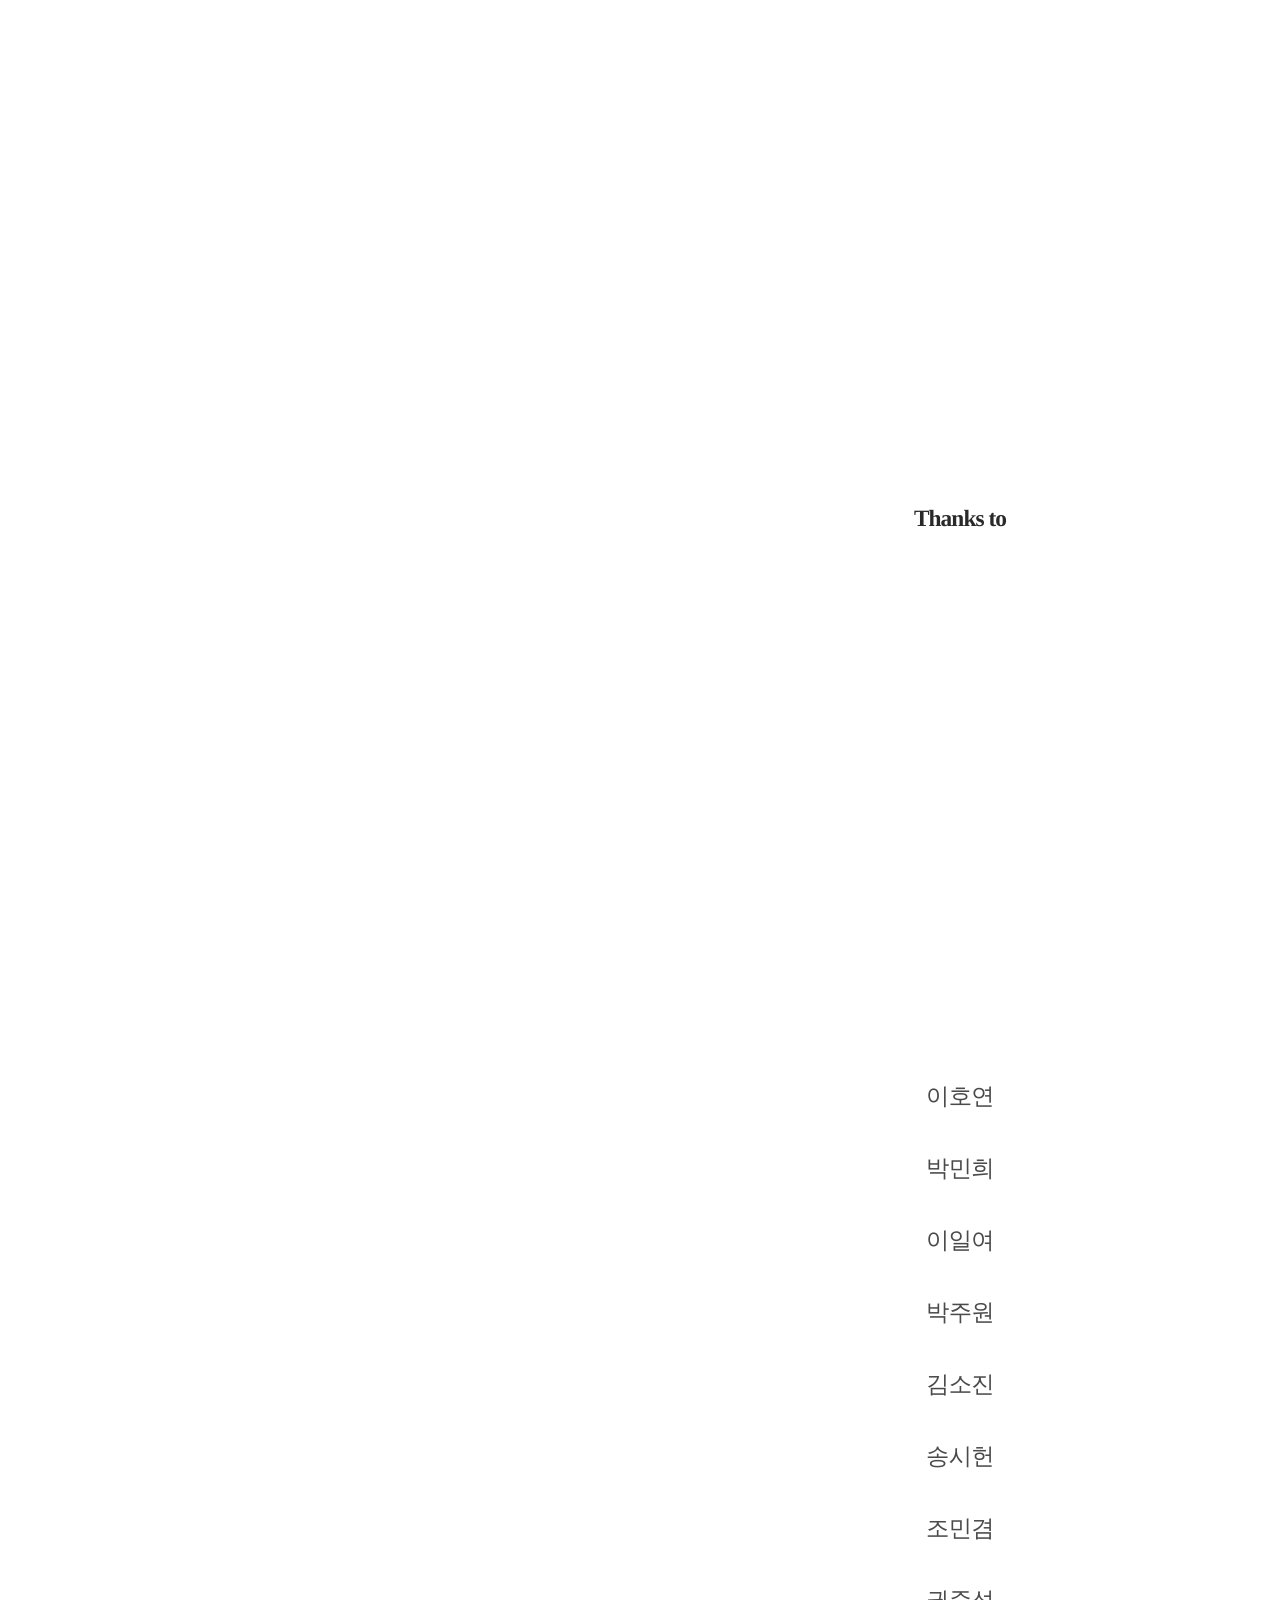
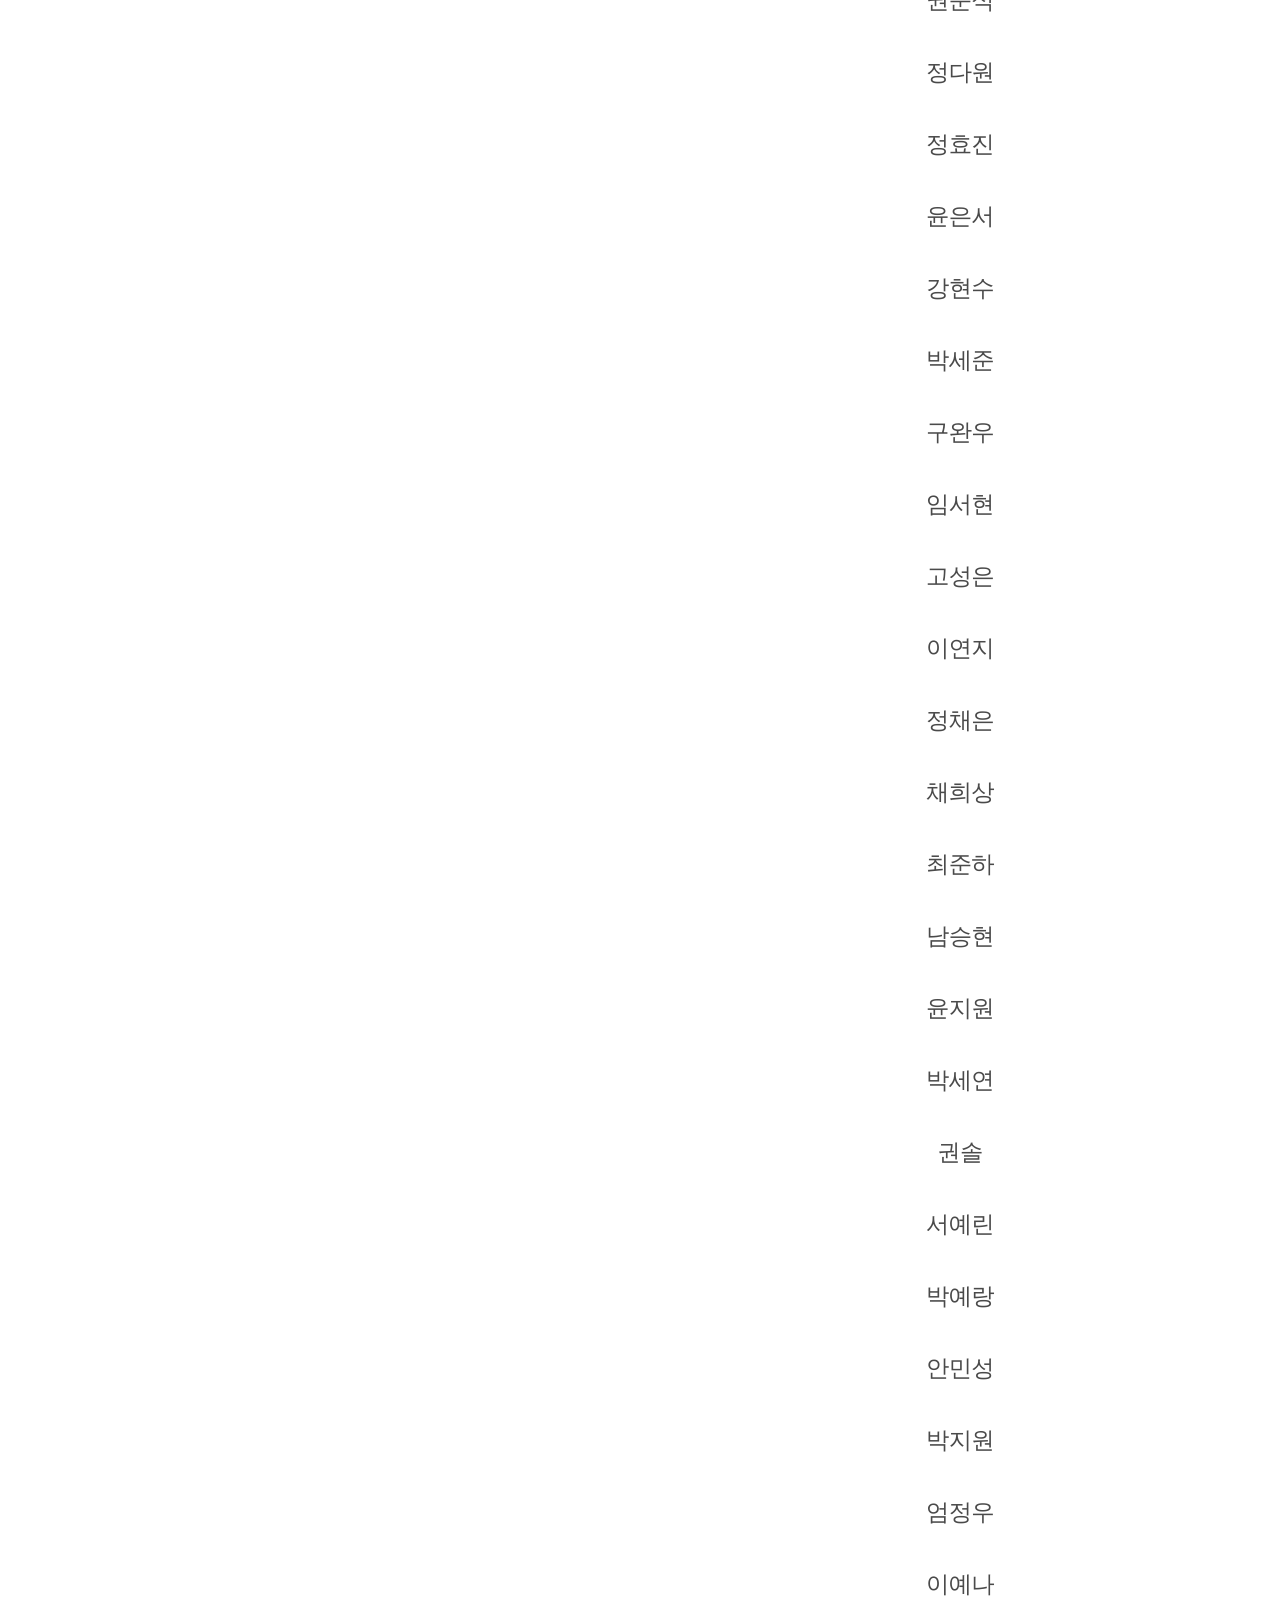
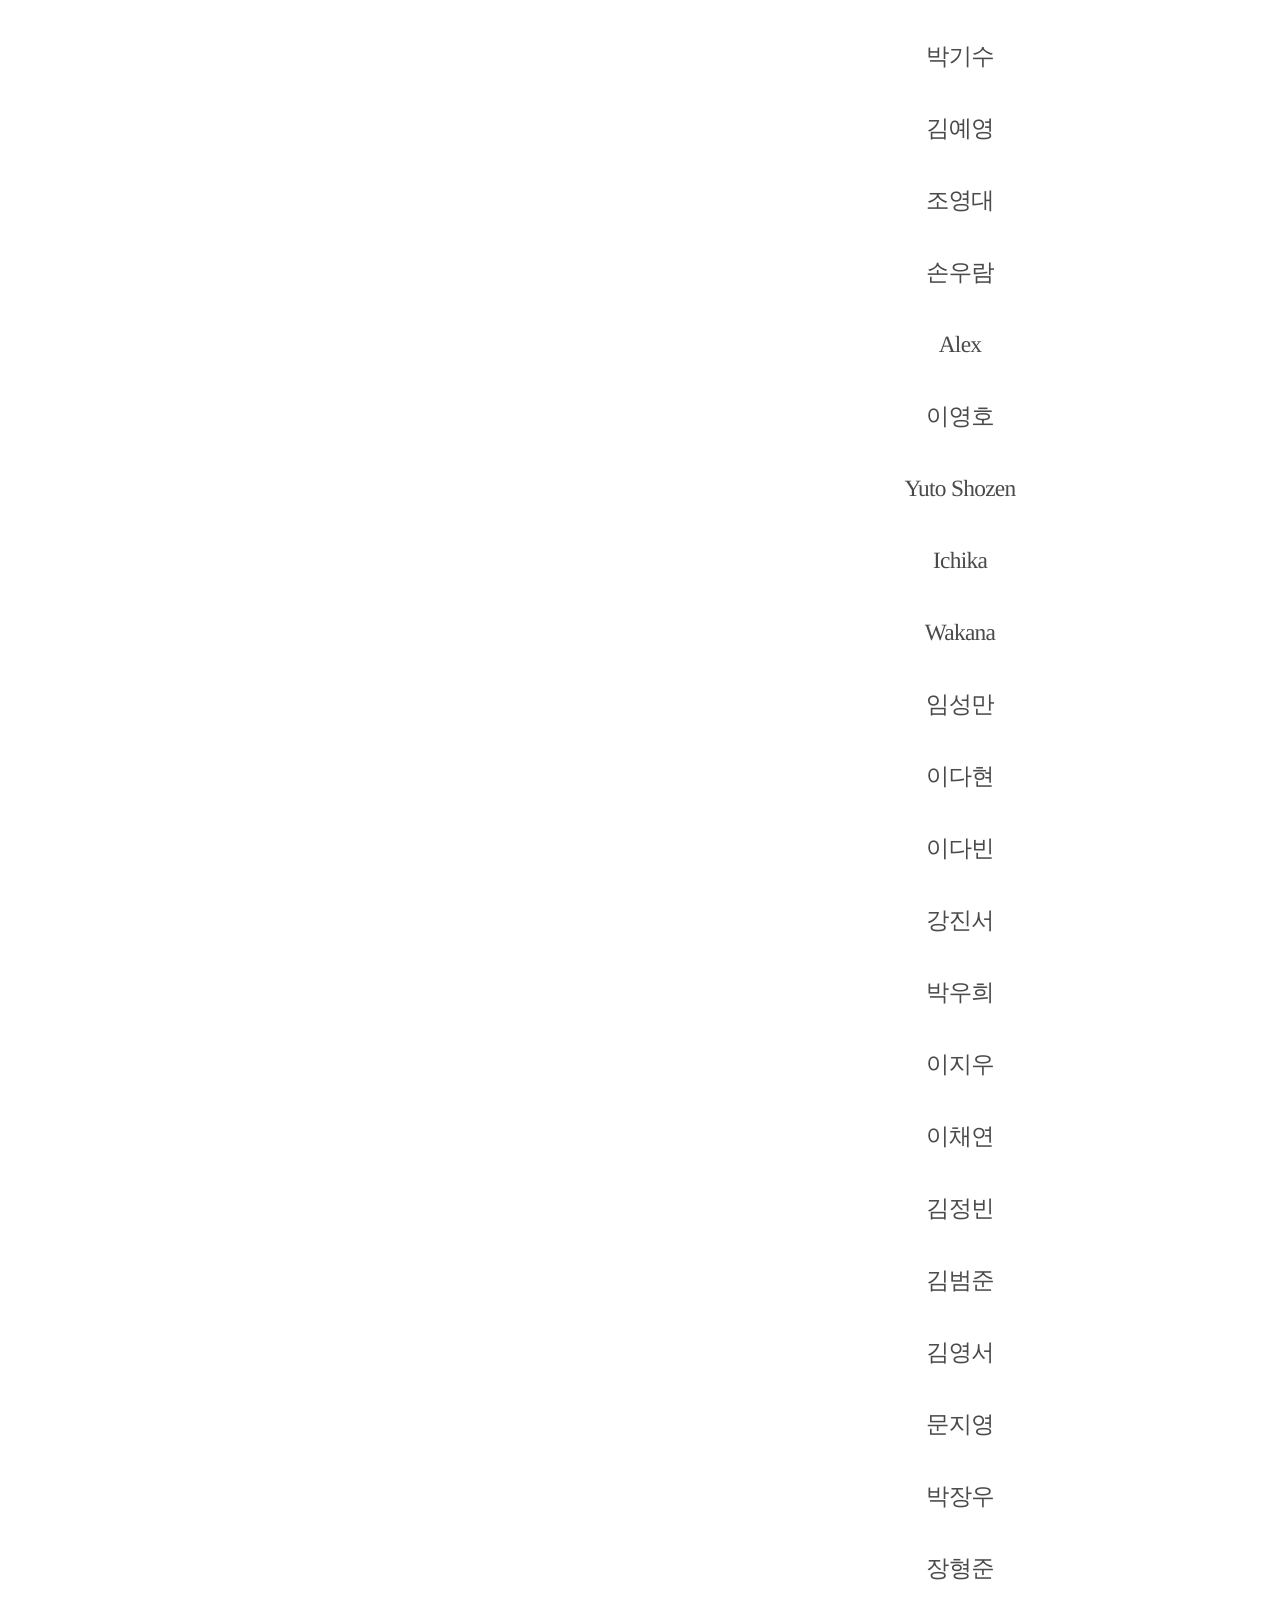
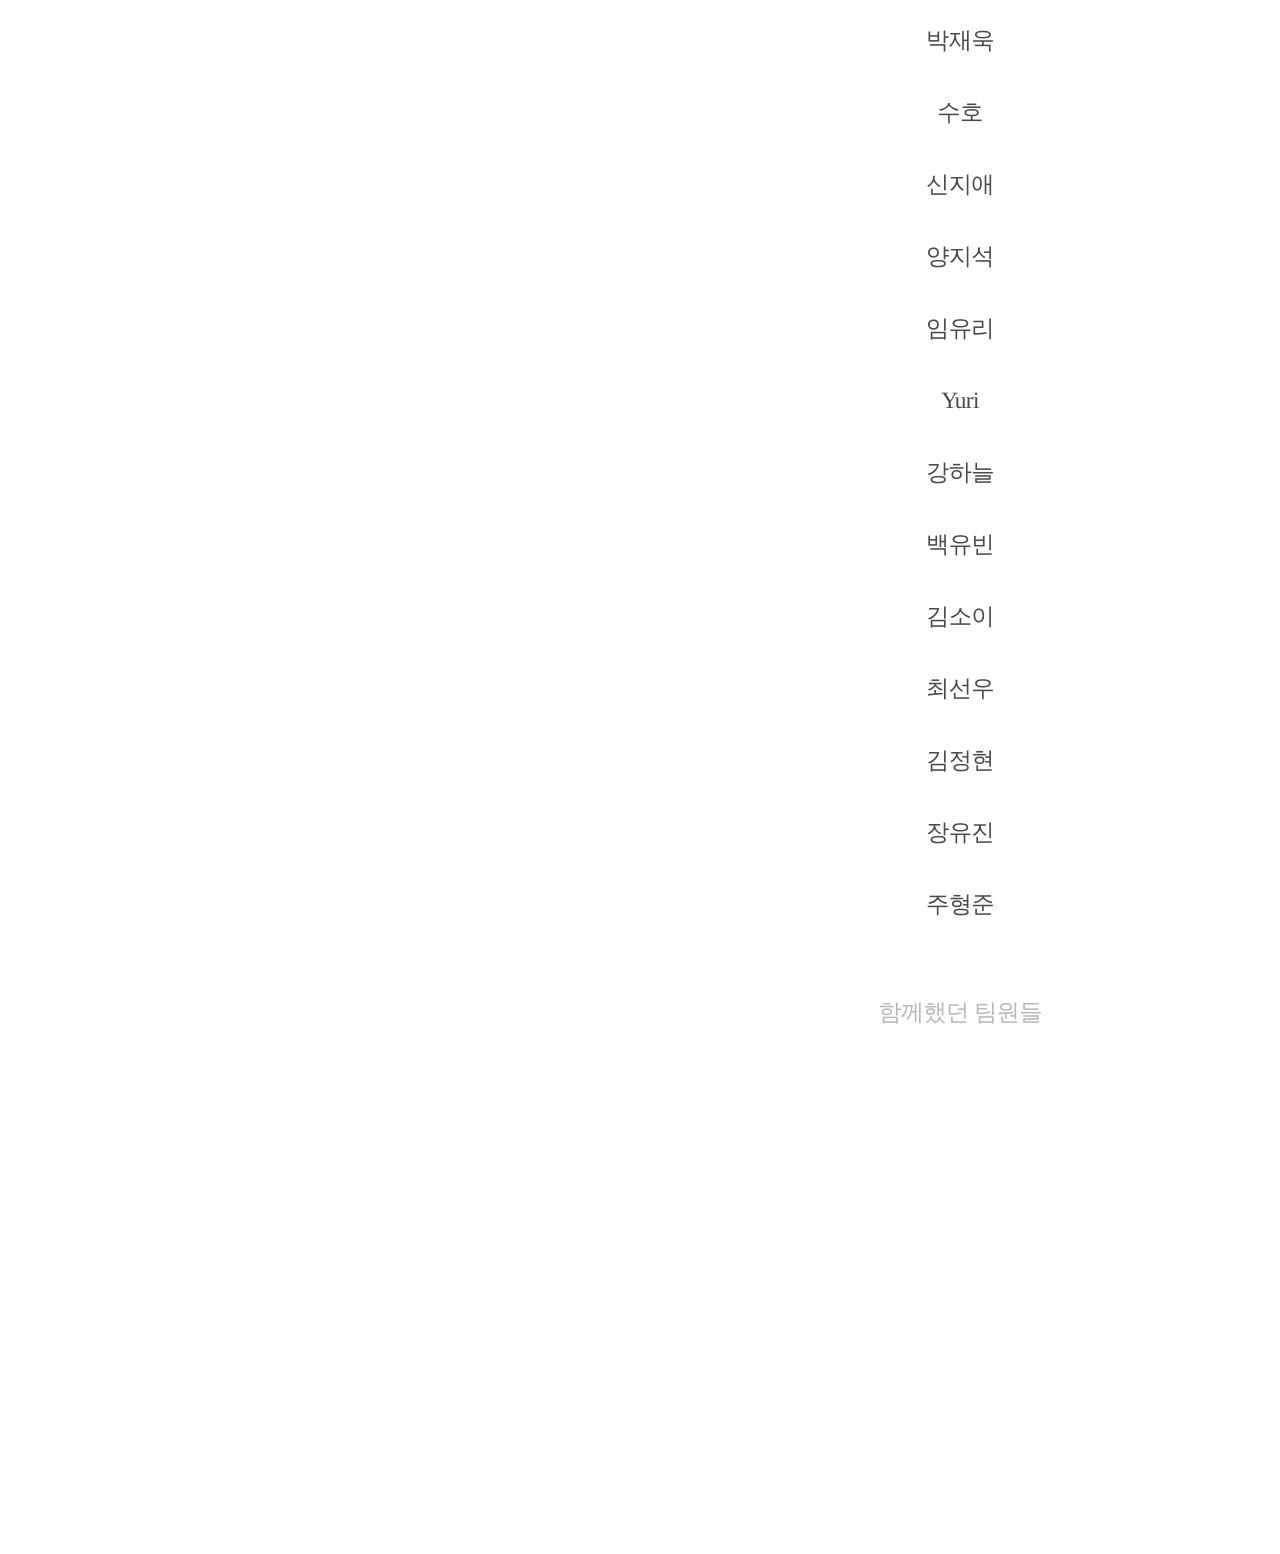
<file: tools/render/credit.html>
<!doctype html>
<!-- 크레딧 롤(06-02): 피그마 280:1070 스타일(SF Pro 23.36, 제목 Bold #292929, 이름 Medium #4a4a4a, 72px 간격)을 SF Pro +KR 로. python 으로 생성 -->
<html><head><meta charset="utf-8"><link rel="stylesheet" href="fonts.css"><style>
body{width:1920px;height:6354px;background:#fff;position:relative}
.c{position:absolute;left:0;width:1920px;margin:0;text-align:center;font:500 23.364px/1.5 KR;letter-spacing:-.03em;color:#4a4a4a}
.t{font-weight:700;letter-spacing:-.04em;color:#292929}.f{color:#b8b8b8}</style></head><body>
<p class="c t" style="top:502px">Thanks to</p>
<p class="c" style="top:1080px">이호연</p>
<p class="c" style="top:1152px">박민희</p>
<p class="c" style="top:1224px">이일여</p>
<p class="c" style="top:1296px">박주원</p>
<p class="c" style="top:1368px">김소진</p>
<p class="c" style="top:1440px">송시헌</p>
<p class="c" style="top:1512px">조민겸</p>
<p class="c" style="top:1584px">권준석</p>
<p class="c" style="top:1656px">정다원</p>
<p class="c" style="top:1728px">정효진</p>
<p class="c" style="top:1800px">윤은서</p>
<p class="c" style="top:1872px">강현수</p>
<p class="c" style="top:1944px">박세준</p>
<p class="c" style="top:2016px">구완우</p>
<p class="c" style="top:2088px">임서현</p>
<p class="c" style="top:2160px">고성은</p>
<p class="c" style="top:2232px">이연지</p>
<p class="c" style="top:2304px">정채은</p>
<p class="c" style="top:2376px">채희상</p>
<p class="c" style="top:2448px">최준하</p>
<p class="c" style="top:2520px">남승현</p>
<p class="c" style="top:2592px">윤지원</p>
<p class="c" style="top:2664px">박세연</p>
<p class="c" style="top:2736px">권솔</p>
<p class="c" style="top:2808px">서예린</p>
<p class="c" style="top:2880px">박예랑</p>
<p class="c" style="top:2952px">안민성</p>
<p class="c" style="top:3024px">박지원</p>
<p class="c" style="top:3096px">엄정우</p>
<p class="c" style="top:3168px">이예나</p>
<p class="c" style="top:3240px">박기수</p>
<p class="c" style="top:3312px">김예영</p>
<p class="c" style="top:3384px">조영대</p>
<p class="c" style="top:3456px">손우람</p>
<p class="c" style="top:3528px">Alex</p>
<p class="c" style="top:3600px">이영호</p>
<p class="c" style="top:3672px">Yuto Shozen</p>
<p class="c" style="top:3744px">Ichika</p>
<p class="c" style="top:3816px">Wakana</p>
<p class="c" style="top:3888px">임성만</p>
<p class="c" style="top:3960px">이다현</p>
<p class="c" style="top:4032px">이다빈</p>
<p class="c" style="top:4104px">강진서</p>
<p class="c" style="top:4176px">박우희</p>
<p class="c" style="top:4248px">이지우</p>
<p class="c" style="top:4320px">이채연</p>
<p class="c" style="top:4392px">김정빈</p>
<p class="c" style="top:4464px">김범준</p>
<p class="c" style="top:4536px">김영서</p>
<p class="c" style="top:4608px">문지영</p>
<p class="c" style="top:4680px">박장우</p>
<p class="c" style="top:4752px">장형준</p>
<p class="c" style="top:4824px">박재욱</p>
<p class="c" style="top:4896px">수호</p>
<p class="c" style="top:4968px">신지애</p>
<p class="c" style="top:5040px">양지석</p>
<p class="c" style="top:5112px">임유리</p>
<p class="c" style="top:5184px">Yuri</p>
<p class="c" style="top:5256px">강하늘</p>
<p class="c" style="top:5328px">백유빈</p>
<p class="c" style="top:5400px">김소이</p>
<p class="c" style="top:5472px">최선우</p>
<p class="c" style="top:5544px">김정현</p>
<p class="c" style="top:5616px">장유진</p>
<p class="c" style="top:5688px">주형준</p>
<p class="c f" style="top:5796px">함께했던 팀원들</p></body></html>
</file>
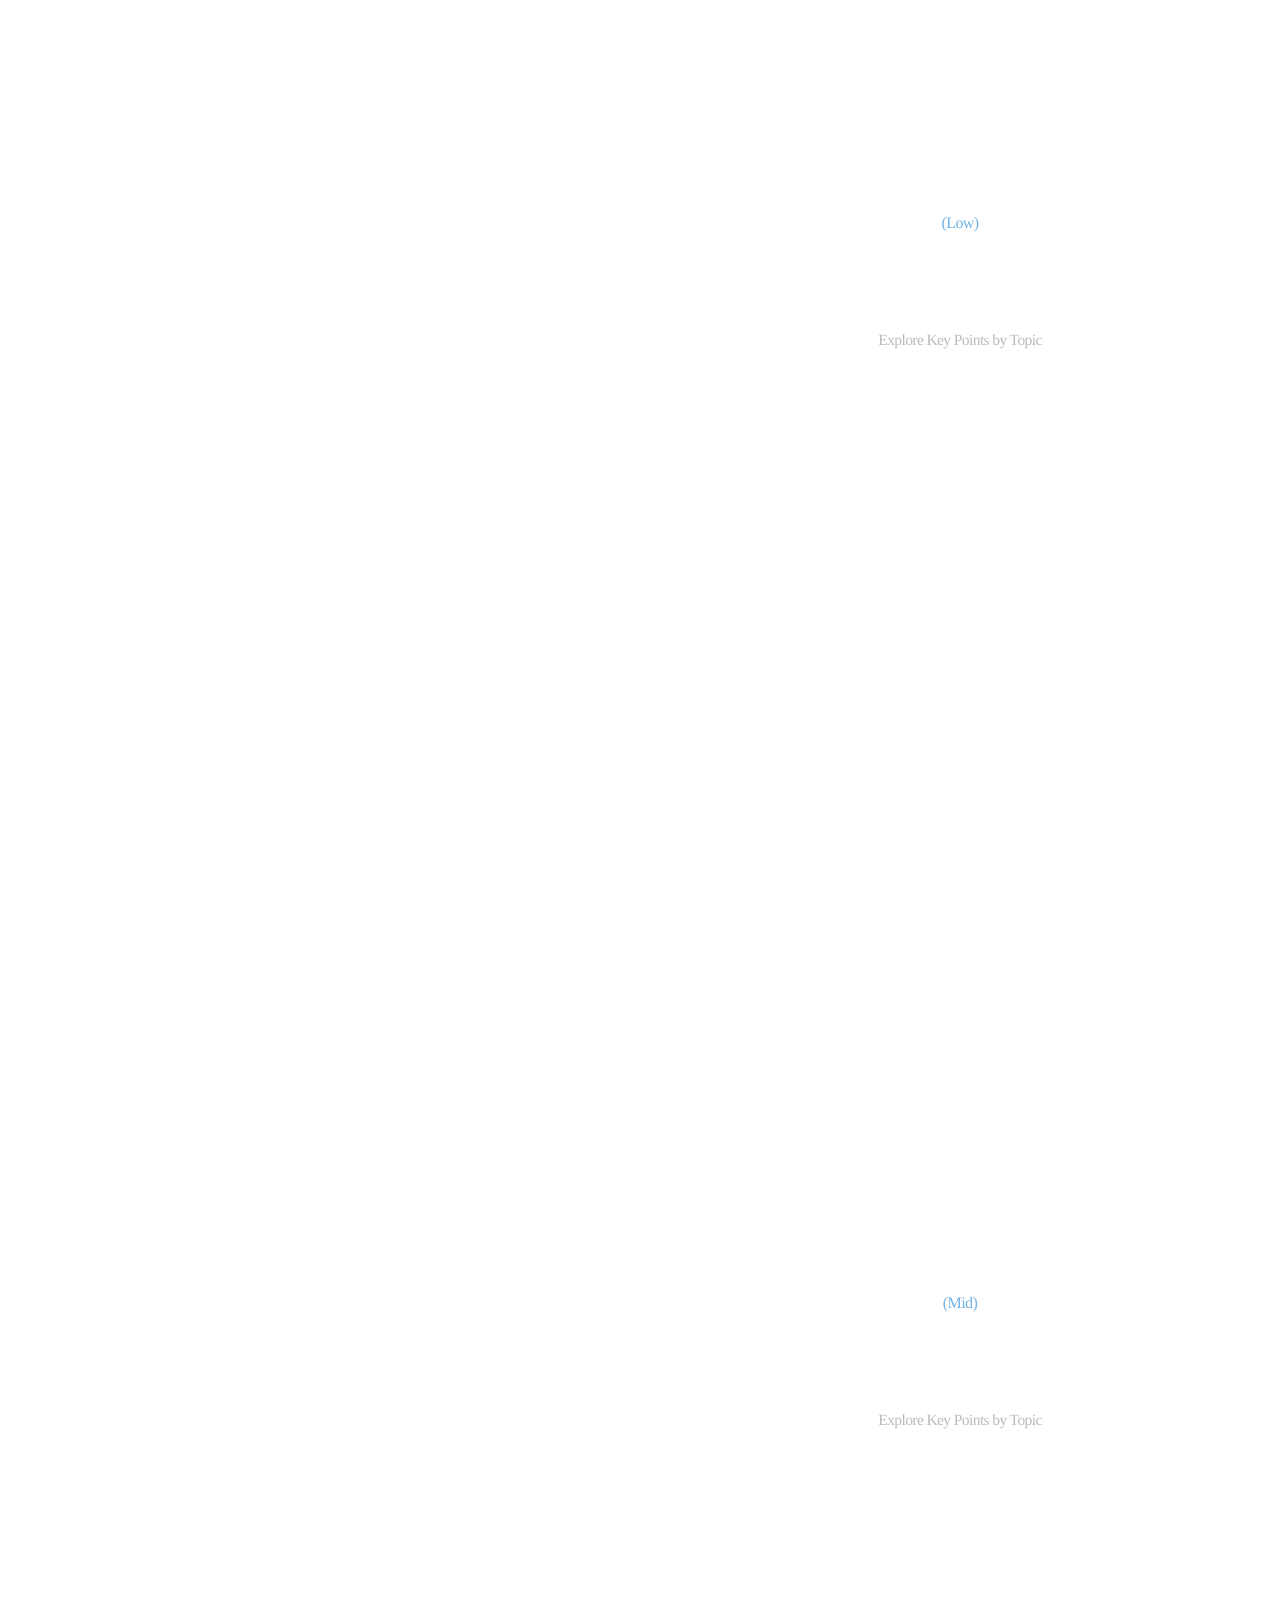
<file: tools/render/heads.html>
<!doctype html>
<!-- Scenario Web 04·05 머리글(피그마 121:1900 의 (Low)/(Mid) 문구, 스타일은 224:1130 ×0.6775). 위 1080 = 05-04, 아래 = 05-05 -->
<html><head><meta charset="utf-8"><link rel="stylesheet" href="fonts.css">
<style>body{width:1920px;height:2160px;background:transparent;position:relative}
.l{font:400 16.114px/1.7 KR;letter-spacing:-.04em;color:rgb(112,179,228);text-align:center;width:400px;left:760px}
.t{font:600 27.1px/1.3 KR;letter-spacing:-.014em;color:#fff;text-align:center;width:400px;left:760px}
.e{font:400 15.583px/1.5 KR;letter-spacing:-.04em;color:rgb(187,187,187);text-align:center;width:400px;left:760px}</style></head><body>
<p class="a l" style="top:210px">(Low)</p>
<p class="a t" style="top:247.9px">먼저 안건별 요약을 확인해
주요 내용을 확인하고,</p>
<p class="a e" style="top:329.2px">Explore Key Points by Topic</p>
<p class="a l" style="top:1290px">(Mid)</p>
<p class="a t" style="top:1327.9px">궁금한 안건 카드를 확대하여
논의 과정을 살펴보세요</p>
<p class="a e" style="top:1409.2px">Explore Key Points by Topic</p>
</body></html>
</file>
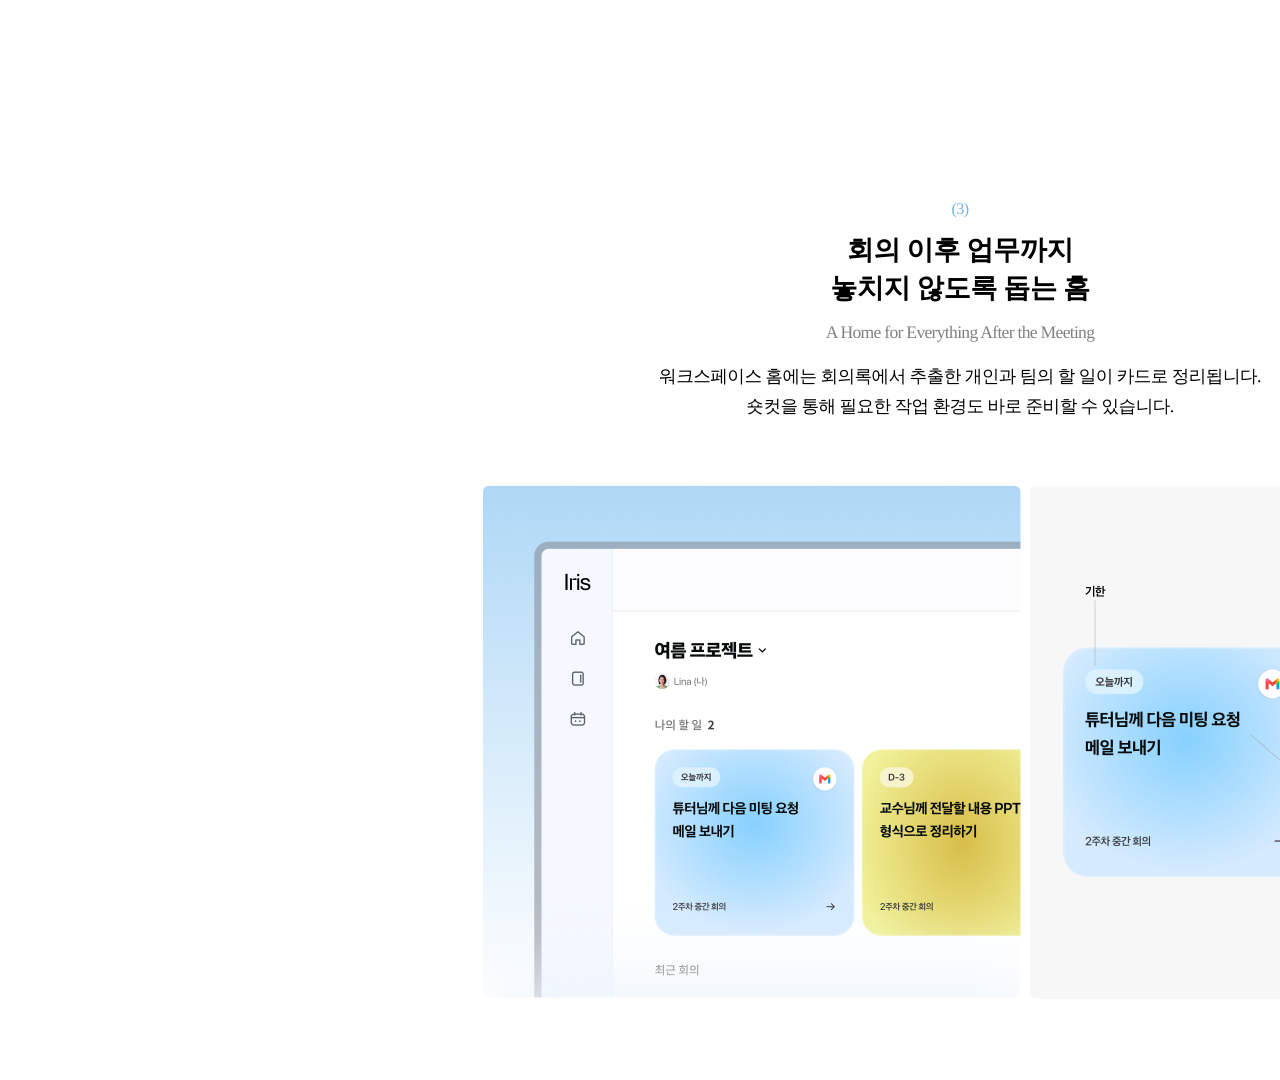
<file: tools/render/home.html>
<!doctype html>
<!-- Scenario Web 10 홈: Page 4 의 326:2719(글) + 326:2730(화면, home.png) — 글 스타일은 Web 04 머리글과 같은 배율(×0.6775) -->
<html><head><meta charset="utf-8"><link rel="stylesheet" href="fonts.css">
<style>body{width:1920px;height:1080px;background:#fff;position:relative;overflow:hidden}
.c{left:560px;width:800px;text-align:center}
.l{font:400 16.114px/1.7 KR;letter-spacing:-.04em;color:rgb(112,179,228)}
.t{font:700 27.1px/1.4 KR;letter-spacing:-.014em;color:#000}
.e{font:400 17.6px/1.7 KR;letter-spacing:-.04em;color:#818181}
.b{font:400 17.6px/1.7 KR;letter-spacing:-.03em;color:#000}
#v{position:absolute;left:460px;top:452px;width:1000px;height:580px;background:url(home.png) 0 0/100% 100%}</style></head><body>
<p class="a c l" style="top:196px">(3)</p>
<p class="a c t" style="top:232px">회의 이후 업무까지
놓치지 않도록 돕는 홈</p>
<p class="a c e" style="top:318px">A Home for Everything After the Meeting</p>
<p class="a c b" style="top:362px">워크스페이스 홈에는 회의록에서 추출한 개인과 팀의 할 일이 카드로 정리됩니다.
숏컷을 통해 필요한 작업 환경도 바로 준비할 수 있습니다.</p>
<div id="v"></div>
</body></html>
</file>
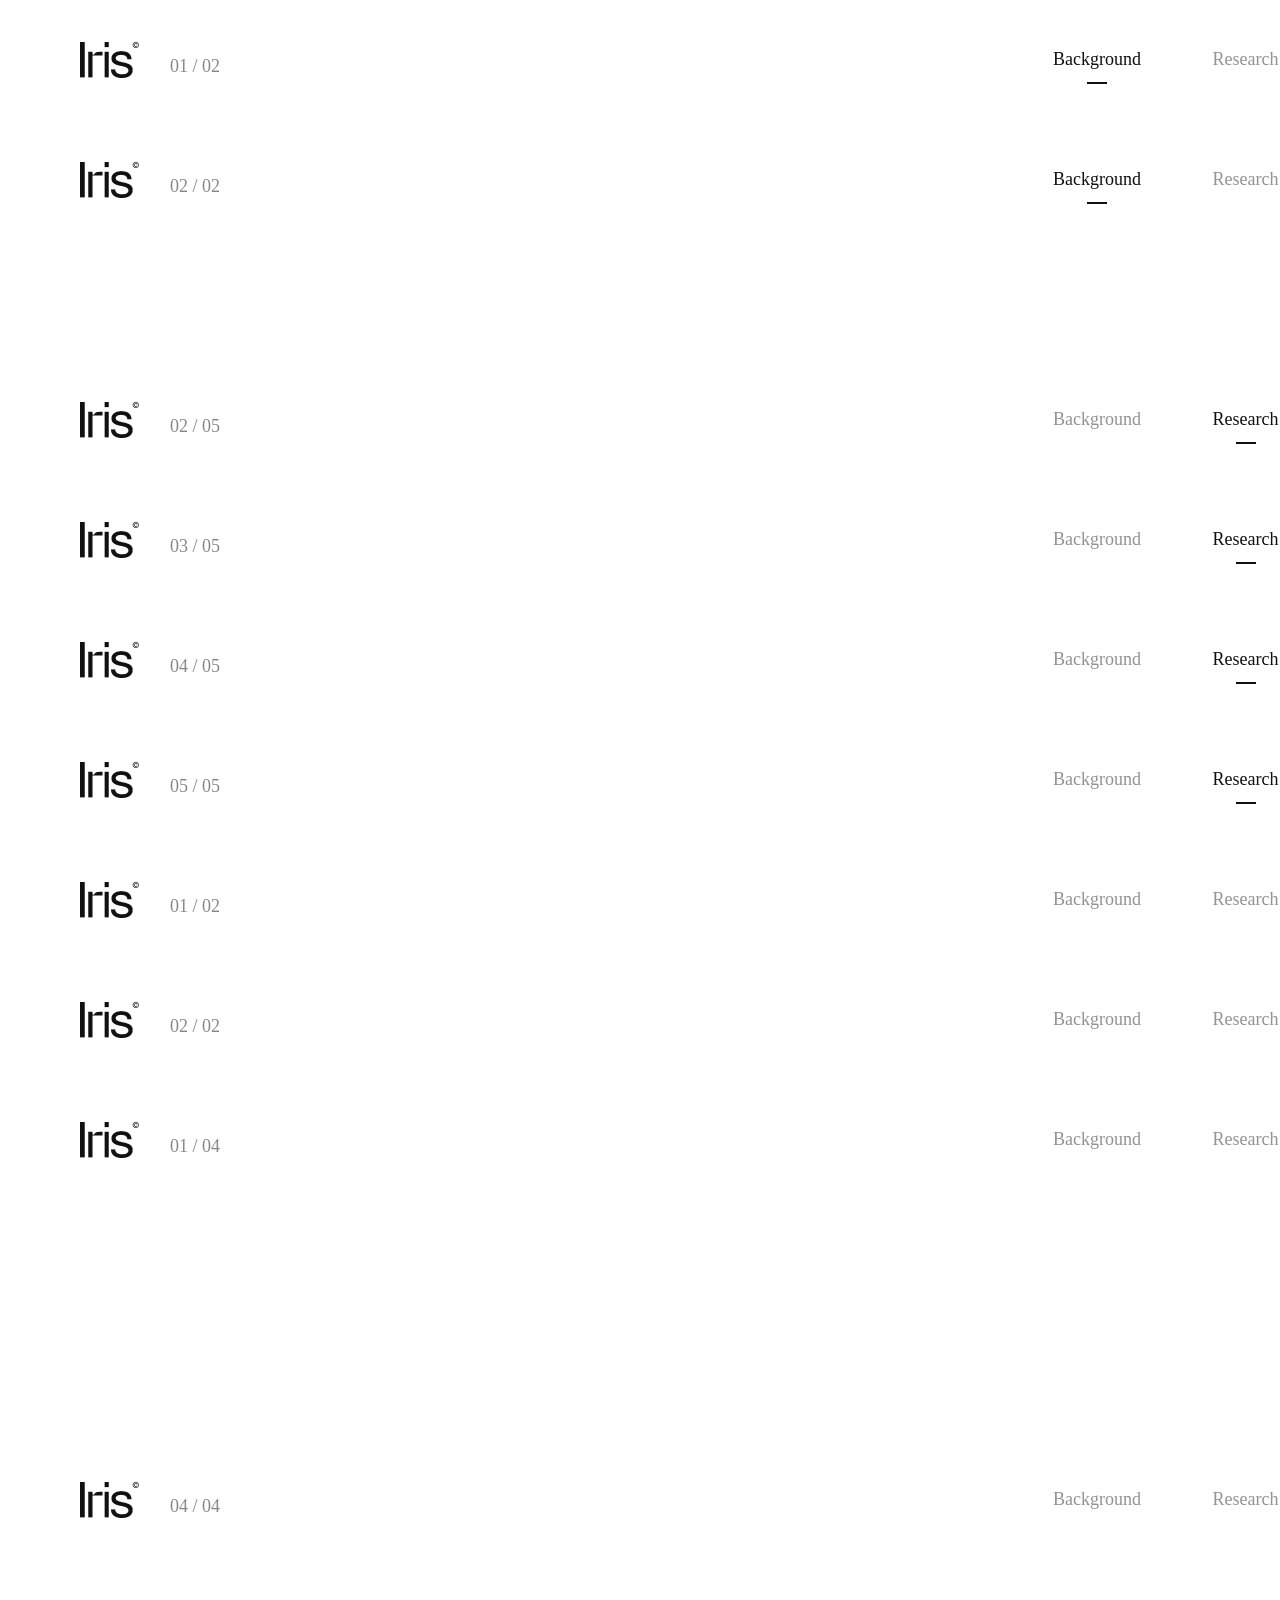
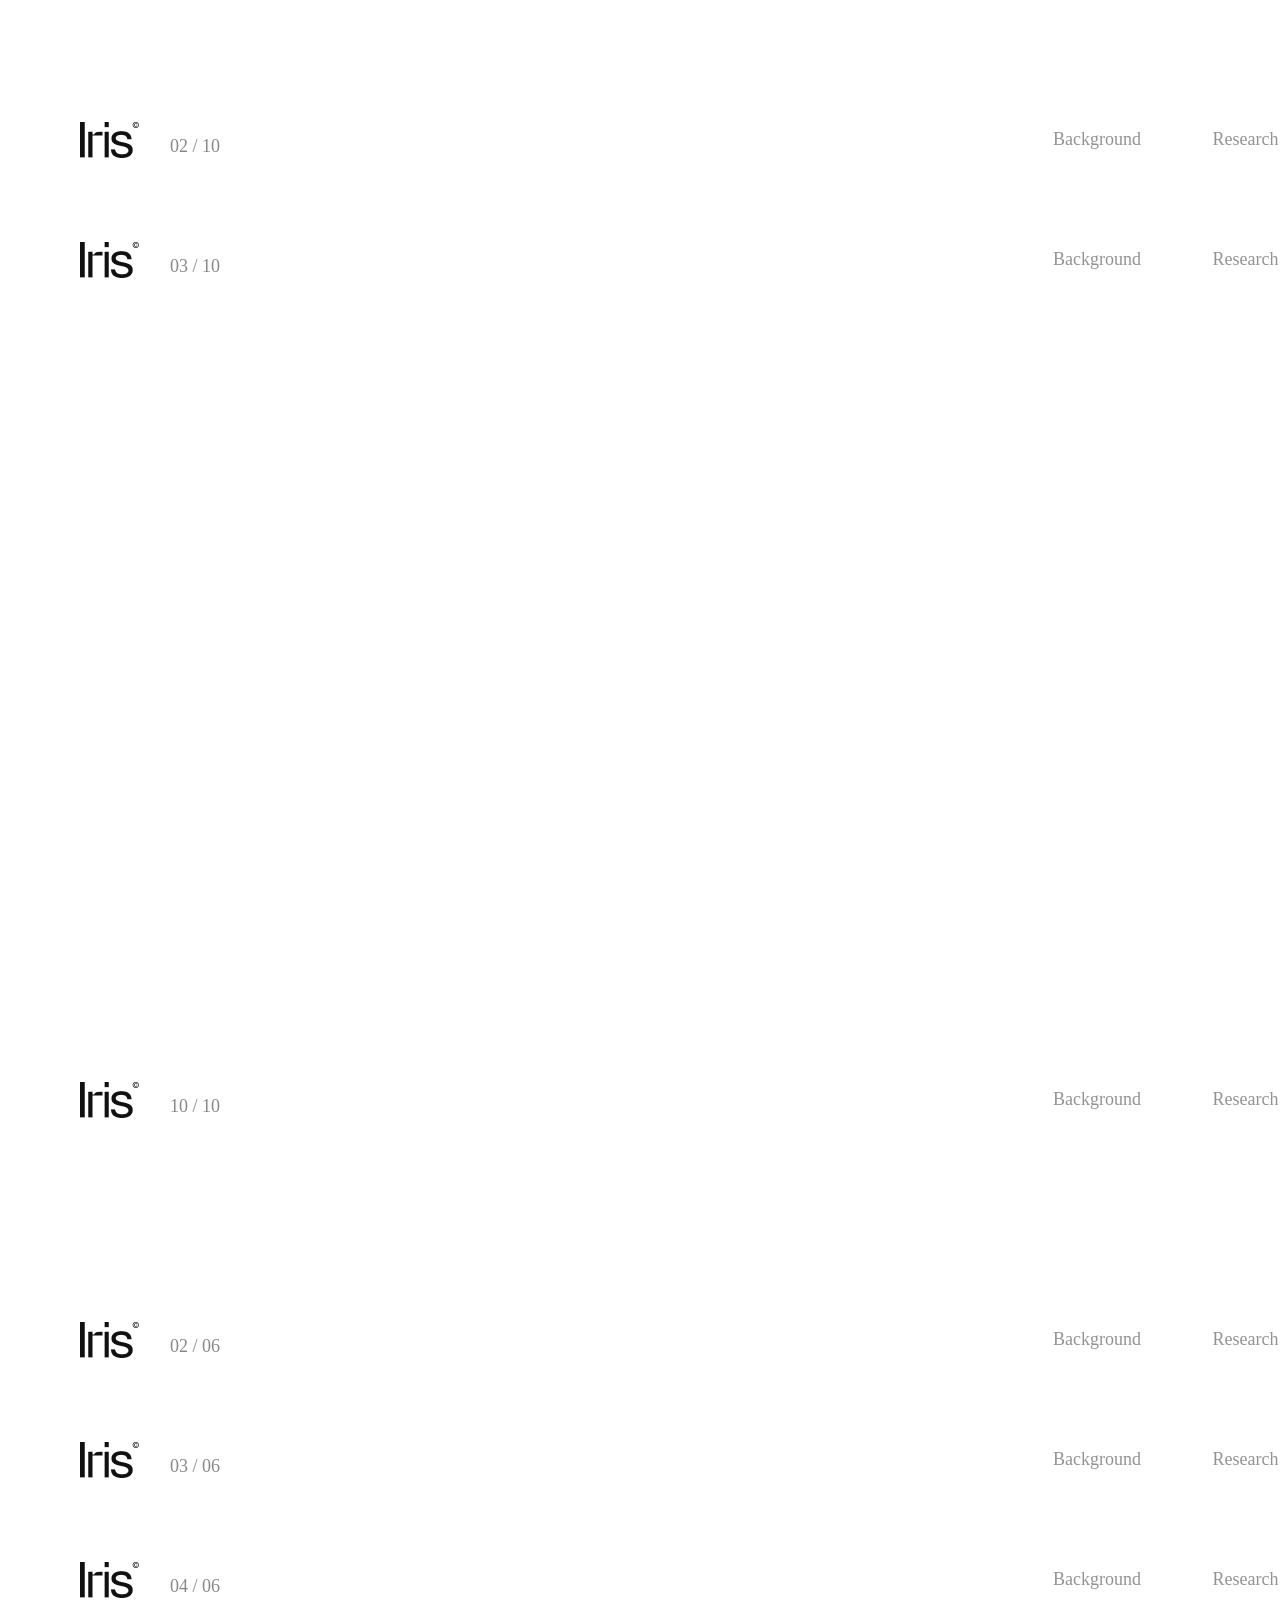
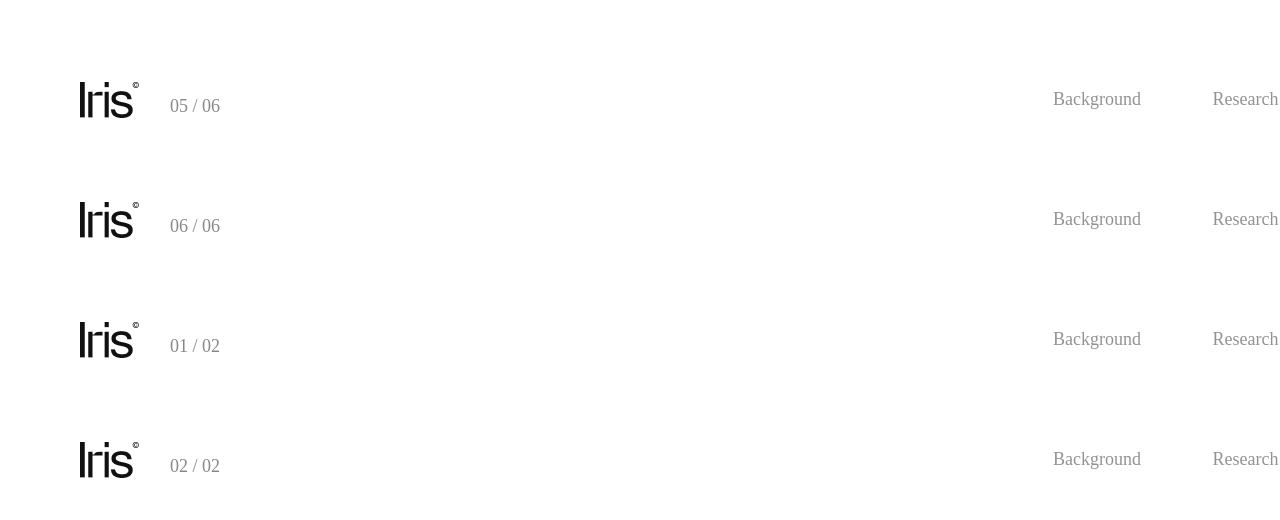
<file: tools/render/nav.html>
<!doctype html><html><head><meta charset="utf-8"><style>
html,body{margin:0;background:transparent}body{width:1920px;-webkit-font-smoothing:antialiased}
.n{position:relative;width:1920px;height:120px;overflow:hidden}.n *{position:absolute;margin:0;white-space:nowrap;font-family:-apple-system,BlinkMacSystemFont,"SF Pro";line-height:21px}
.t{top:49px;font-size:18px;text-align:center;font-weight:400;opacity:.45}.t.on{font-weight:500;opacity:1}
.c{left:170px;top:56px;font-size:18px;opacity:.5}.u{top:82px;width:20px;height:2px}
.s{top:94px;width:64px;font-size:14px;line-height:17px;text-align:center;opacity:.4}.s.on{font-weight:500;opacity:1}
.l{left:70px;top:30px;width:90px;height:60px;-webkit-mask:url(logo.png) 0 0/90px 60px}</style></head><body>
<div class="n" style="color:#111"><div class="l" style="background:#111"></div><p class="c">01 / 02</p>
<p class="t on" style="left:1045px;width:104px">Background</p>
<p class="t" style="left:1205px;width:81px">Research</p>
<p class="t" style="left:1342px;width:70px">Process</p>
<p class="t" style="left:1468px;width:130px">Design System</p>
<p class="t" style="left:1654px;width:76px">Scenario</p>
<p class="t" style="left:1786px;width:54px">Credit</p>
<div class="u" style="left:1087.0px;background:#111"></div>
</div>
<div class="n" style="color:#111"><div class="l" style="background:#111"></div><p class="c">02 / 02</p>
<p class="t on" style="left:1045px;width:104px">Background</p>
<p class="t" style="left:1205px;width:81px">Research</p>
<p class="t" style="left:1342px;width:70px">Process</p>
<p class="t" style="left:1468px;width:130px">Design System</p>
<p class="t" style="left:1654px;width:76px">Scenario</p>
<p class="t" style="left:1786px;width:54px">Credit</p>
<div class="u" style="left:1087.0px;background:#111"></div>
</div>
<div class="n" style="color:#fff"><div class="l" style="background:#fff"></div><p class="c">01 / 05</p>
<p class="t" style="left:1045px;width:104px">Background</p>
<p class="t on" style="left:1205px;width:81px">Research</p>
<p class="t" style="left:1342px;width:70px">Process</p>
<p class="t" style="left:1468px;width:130px">Design System</p>
<p class="t" style="left:1654px;width:76px">Scenario</p>
<p class="t" style="left:1786px;width:54px">Credit</p>
<div class="u" style="left:1235.5px;background:#fff"></div>
</div>
<div class="n" style="color:#111"><div class="l" style="background:#111"></div><p class="c">02 / 05</p>
<p class="t" style="left:1045px;width:104px">Background</p>
<p class="t on" style="left:1205px;width:81px">Research</p>
<p class="t" style="left:1342px;width:70px">Process</p>
<p class="t" style="left:1468px;width:130px">Design System</p>
<p class="t" style="left:1654px;width:76px">Scenario</p>
<p class="t" style="left:1786px;width:54px">Credit</p>
<div class="u" style="left:1235.5px;background:#111"></div>
</div>
<div class="n" style="color:#111"><div class="l" style="background:#111"></div><p class="c">03 / 05</p>
<p class="t" style="left:1045px;width:104px">Background</p>
<p class="t on" style="left:1205px;width:81px">Research</p>
<p class="t" style="left:1342px;width:70px">Process</p>
<p class="t" style="left:1468px;width:130px">Design System</p>
<p class="t" style="left:1654px;width:76px">Scenario</p>
<p class="t" style="left:1786px;width:54px">Credit</p>
<div class="u" style="left:1235.5px;background:#111"></div>
</div>
<div class="n" style="color:#111"><div class="l" style="background:#111"></div><p class="c">04 / 05</p>
<p class="t" style="left:1045px;width:104px">Background</p>
<p class="t on" style="left:1205px;width:81px">Research</p>
<p class="t" style="left:1342px;width:70px">Process</p>
<p class="t" style="left:1468px;width:130px">Design System</p>
<p class="t" style="left:1654px;width:76px">Scenario</p>
<p class="t" style="left:1786px;width:54px">Credit</p>
<div class="u" style="left:1235.5px;background:#111"></div>
</div>
<div class="n" style="color:#111"><div class="l" style="background:#111"></div><p class="c">05 / 05</p>
<p class="t" style="left:1045px;width:104px">Background</p>
<p class="t on" style="left:1205px;width:81px">Research</p>
<p class="t" style="left:1342px;width:70px">Process</p>
<p class="t" style="left:1468px;width:130px">Design System</p>
<p class="t" style="left:1654px;width:76px">Scenario</p>
<p class="t" style="left:1786px;width:54px">Credit</p>
<div class="u" style="left:1235.5px;background:#111"></div>
</div>
<div class="n" style="color:#111"><div class="l" style="background:#111"></div><p class="c">01 / 02</p>
<p class="t" style="left:1045px;width:104px">Background</p>
<p class="t" style="left:1205px;width:81px">Research</p>
<p class="t on" style="left:1342px;width:70px">Process</p>
<p class="t" style="left:1468px;width:130px">Design System</p>
<p class="t" style="left:1654px;width:76px">Scenario</p>
<p class="t" style="left:1786px;width:54px">Credit</p>
<div class="u" style="left:1367.0px;background:#111"></div>
</div>
<div class="n" style="color:#111"><div class="l" style="background:#111"></div><p class="c">02 / 02</p>
<p class="t" style="left:1045px;width:104px">Background</p>
<p class="t" style="left:1205px;width:81px">Research</p>
<p class="t on" style="left:1342px;width:70px">Process</p>
<p class="t" style="left:1468px;width:130px">Design System</p>
<p class="t" style="left:1654px;width:76px">Scenario</p>
<p class="t" style="left:1786px;width:54px">Credit</p>
<div class="u" style="left:1367.0px;background:#111"></div>
</div>
<div class="n" style="color:#111"><div class="l" style="background:#111"></div><p class="c">01 / 04</p>
<p class="t" style="left:1045px;width:104px">Background</p>
<p class="t" style="left:1205px;width:81px">Research</p>
<p class="t" style="left:1342px;width:70px">Process</p>
<p class="t on" style="left:1468px;width:130px">Design System</p>
<p class="t" style="left:1654px;width:76px">Scenario</p>
<p class="t" style="left:1786px;width:54px">Credit</p>
<div class="u" style="left:1523.0px;background:#111"></div>
</div>
<div class="n" style="color:#fff"><div class="l" style="background:#fff"></div><p class="c">02 / 04</p>
<p class="t" style="left:1045px;width:104px">Background</p>
<p class="t" style="left:1205px;width:81px">Research</p>
<p class="t" style="left:1342px;width:70px">Process</p>
<p class="t on" style="left:1468px;width:130px">Design System</p>
<p class="t" style="left:1654px;width:76px">Scenario</p>
<p class="t" style="left:1786px;width:54px">Credit</p>
<div class="u" style="left:1523.0px;background:#fff"></div>
</div>
<div class="n" style="color:#fff"><div class="l" style="background:#fff"></div><p class="c">03 / 04</p>
<p class="t" style="left:1045px;width:104px">Background</p>
<p class="t" style="left:1205px;width:81px">Research</p>
<p class="t" style="left:1342px;width:70px">Process</p>
<p class="t on" style="left:1468px;width:130px">Design System</p>
<p class="t" style="left:1654px;width:76px">Scenario</p>
<p class="t" style="left:1786px;width:54px">Credit</p>
<div class="u" style="left:1523.0px;background:#fff"></div>
</div>
<div class="n" style="color:#111"><div class="l" style="background:#111"></div><p class="c">04 / 04</p>
<p class="t" style="left:1045px;width:104px">Background</p>
<p class="t" style="left:1205px;width:81px">Research</p>
<p class="t" style="left:1342px;width:70px">Process</p>
<p class="t on" style="left:1468px;width:130px">Design System</p>
<p class="t" style="left:1654px;width:76px">Scenario</p>
<p class="t" style="left:1786px;width:54px">Credit</p>
<div class="u" style="left:1523.0px;background:#111"></div>
</div>
<div class="n" style="color:#fff"><div class="l" style="background:#fff"></div><p class="c">01 / 10</p>
<p class="t" style="left:1045px;width:104px">Background</p>
<p class="t" style="left:1205px;width:81px">Research</p>
<p class="t" style="left:1342px;width:70px">Process</p>
<p class="t" style="left:1468px;width:130px">Design System</p>
<p class="t on" style="left:1654px;width:76px">Scenario</p>
<p class="t" style="left:1786px;width:54px">Credit</p>
<div class="u" style="left:1682.0px;background:#fff"></div>
<p class="s on" style="left:1628.0px">Web</p>
<p class="s" style="left:1692.0px">Mobile</p>
</div>
<div class="n" style="color:#111"><div class="l" style="background:#111"></div><p class="c">02 / 10</p>
<p class="t" style="left:1045px;width:104px">Background</p>
<p class="t" style="left:1205px;width:81px">Research</p>
<p class="t" style="left:1342px;width:70px">Process</p>
<p class="t" style="left:1468px;width:130px">Design System</p>
<p class="t on" style="left:1654px;width:76px">Scenario</p>
<p class="t" style="left:1786px;width:54px">Credit</p>
<div class="u" style="left:1682.0px;background:#111"></div>
<p class="s on" style="left:1628.0px">Web</p>
<p class="s" style="left:1692.0px">Mobile</p>
</div>
<div class="n" style="color:#111"><div class="l" style="background:#111"></div><p class="c">03 / 10</p>
<p class="t" style="left:1045px;width:104px">Background</p>
<p class="t" style="left:1205px;width:81px">Research</p>
<p class="t" style="left:1342px;width:70px">Process</p>
<p class="t" style="left:1468px;width:130px">Design System</p>
<p class="t on" style="left:1654px;width:76px">Scenario</p>
<p class="t" style="left:1786px;width:54px">Credit</p>
<div class="u" style="left:1682.0px;background:#111"></div>
<p class="s on" style="left:1628.0px">Web</p>
<p class="s" style="left:1692.0px">Mobile</p>
</div>
<div class="n" style="color:#fff"><div class="l" style="background:#fff"></div><p class="c">04 / 10</p>
<p class="t" style="left:1045px;width:104px">Background</p>
<p class="t" style="left:1205px;width:81px">Research</p>
<p class="t" style="left:1342px;width:70px">Process</p>
<p class="t" style="left:1468px;width:130px">Design System</p>
<p class="t on" style="left:1654px;width:76px">Scenario</p>
<p class="t" style="left:1786px;width:54px">Credit</p>
<div class="u" style="left:1682.0px;background:#fff"></div>
<p class="s on" style="left:1628.0px">Web</p>
<p class="s" style="left:1692.0px">Mobile</p>
</div>
<div class="n" style="color:#fff"><div class="l" style="background:#fff"></div><p class="c">05 / 10</p>
<p class="t" style="left:1045px;width:104px">Background</p>
<p class="t" style="left:1205px;width:81px">Research</p>
<p class="t" style="left:1342px;width:70px">Process</p>
<p class="t" style="left:1468px;width:130px">Design System</p>
<p class="t on" style="left:1654px;width:76px">Scenario</p>
<p class="t" style="left:1786px;width:54px">Credit</p>
<div class="u" style="left:1682.0px;background:#fff"></div>
<p class="s on" style="left:1628.0px">Web</p>
<p class="s" style="left:1692.0px">Mobile</p>
</div>
<div class="n" style="color:#fff"><div class="l" style="background:#fff"></div><p class="c">06 / 10</p>
<p class="t" style="left:1045px;width:104px">Background</p>
<p class="t" style="left:1205px;width:81px">Research</p>
<p class="t" style="left:1342px;width:70px">Process</p>
<p class="t" style="left:1468px;width:130px">Design System</p>
<p class="t on" style="left:1654px;width:76px">Scenario</p>
<p class="t" style="left:1786px;width:54px">Credit</p>
<div class="u" style="left:1682.0px;background:#fff"></div>
<p class="s on" style="left:1628.0px">Web</p>
<p class="s" style="left:1692.0px">Mobile</p>
</div>
<div class="n" style="color:#fff"><div class="l" style="background:#fff"></div><p class="c">07 / 10</p>
<p class="t" style="left:1045px;width:104px">Background</p>
<p class="t" style="left:1205px;width:81px">Research</p>
<p class="t" style="left:1342px;width:70px">Process</p>
<p class="t" style="left:1468px;width:130px">Design System</p>
<p class="t on" style="left:1654px;width:76px">Scenario</p>
<p class="t" style="left:1786px;width:54px">Credit</p>
<div class="u" style="left:1682.0px;background:#fff"></div>
<p class="s on" style="left:1628.0px">Web</p>
<p class="s" style="left:1692.0px">Mobile</p>
</div>
<div class="n" style="color:#fff"><div class="l" style="background:#fff"></div><p class="c">08 / 10</p>
<p class="t" style="left:1045px;width:104px">Background</p>
<p class="t" style="left:1205px;width:81px">Research</p>
<p class="t" style="left:1342px;width:70px">Process</p>
<p class="t" style="left:1468px;width:130px">Design System</p>
<p class="t on" style="left:1654px;width:76px">Scenario</p>
<p class="t" style="left:1786px;width:54px">Credit</p>
<div class="u" style="left:1682.0px;background:#fff"></div>
<p class="s on" style="left:1628.0px">Web</p>
<p class="s" style="left:1692.0px">Mobile</p>
</div>
<div class="n" style="color:#fff"><div class="l" style="background:#fff"></div><p class="c">09 / 10</p>
<p class="t" style="left:1045px;width:104px">Background</p>
<p class="t" style="left:1205px;width:81px">Research</p>
<p class="t" style="left:1342px;width:70px">Process</p>
<p class="t" style="left:1468px;width:130px">Design System</p>
<p class="t on" style="left:1654px;width:76px">Scenario</p>
<p class="t" style="left:1786px;width:54px">Credit</p>
<div class="u" style="left:1682.0px;background:#fff"></div>
<p class="s on" style="left:1628.0px">Web</p>
<p class="s" style="left:1692.0px">Mobile</p>
</div>
<div class="n" style="color:#111"><div class="l" style="background:#111"></div><p class="c">10 / 10</p>
<p class="t" style="left:1045px;width:104px">Background</p>
<p class="t" style="left:1205px;width:81px">Research</p>
<p class="t" style="left:1342px;width:70px">Process</p>
<p class="t" style="left:1468px;width:130px">Design System</p>
<p class="t on" style="left:1654px;width:76px">Scenario</p>
<p class="t" style="left:1786px;width:54px">Credit</p>
<div class="u" style="left:1682.0px;background:#111"></div>
<p class="s on" style="left:1628.0px">Web</p>
<p class="s" style="left:1692.0px">Mobile</p>
</div>
<div class="n" style="color:#fff"><div class="l" style="background:#fff"></div><p class="c">01 / 06</p>
<p class="t" style="left:1045px;width:104px">Background</p>
<p class="t" style="left:1205px;width:81px">Research</p>
<p class="t" style="left:1342px;width:70px">Process</p>
<p class="t" style="left:1468px;width:130px">Design System</p>
<p class="t on" style="left:1654px;width:76px">Scenario</p>
<p class="t" style="left:1786px;width:54px">Credit</p>
<div class="u" style="left:1682.0px;background:#fff"></div>
<p class="s" style="left:1628.0px">Web</p>
<p class="s on" style="left:1692.0px">Mobile</p>
</div>
<div class="n" style="color:#111"><div class="l" style="background:#111"></div><p class="c">02 / 06</p>
<p class="t" style="left:1045px;width:104px">Background</p>
<p class="t" style="left:1205px;width:81px">Research</p>
<p class="t" style="left:1342px;width:70px">Process</p>
<p class="t" style="left:1468px;width:130px">Design System</p>
<p class="t on" style="left:1654px;width:76px">Scenario</p>
<p class="t" style="left:1786px;width:54px">Credit</p>
<div class="u" style="left:1682.0px;background:#111"></div>
<p class="s" style="left:1628.0px">Web</p>
<p class="s on" style="left:1692.0px">Mobile</p>
</div>
<div class="n" style="color:#111"><div class="l" style="background:#111"></div><p class="c">03 / 06</p>
<p class="t" style="left:1045px;width:104px">Background</p>
<p class="t" style="left:1205px;width:81px">Research</p>
<p class="t" style="left:1342px;width:70px">Process</p>
<p class="t" style="left:1468px;width:130px">Design System</p>
<p class="t on" style="left:1654px;width:76px">Scenario</p>
<p class="t" style="left:1786px;width:54px">Credit</p>
<div class="u" style="left:1682.0px;background:#111"></div>
<p class="s" style="left:1628.0px">Web</p>
<p class="s on" style="left:1692.0px">Mobile</p>
</div>
<div class="n" style="color:#111"><div class="l" style="background:#111"></div><p class="c">04 / 06</p>
<p class="t" style="left:1045px;width:104px">Background</p>
<p class="t" style="left:1205px;width:81px">Research</p>
<p class="t" style="left:1342px;width:70px">Process</p>
<p class="t" style="left:1468px;width:130px">Design System</p>
<p class="t on" style="left:1654px;width:76px">Scenario</p>
<p class="t" style="left:1786px;width:54px">Credit</p>
<div class="u" style="left:1682.0px;background:#111"></div>
<p class="s" style="left:1628.0px">Web</p>
<p class="s on" style="left:1692.0px">Mobile</p>
</div>
<div class="n" style="color:#111"><div class="l" style="background:#111"></div><p class="c">05 / 06</p>
<p class="t" style="left:1045px;width:104px">Background</p>
<p class="t" style="left:1205px;width:81px">Research</p>
<p class="t" style="left:1342px;width:70px">Process</p>
<p class="t" style="left:1468px;width:130px">Design System</p>
<p class="t on" style="left:1654px;width:76px">Scenario</p>
<p class="t" style="left:1786px;width:54px">Credit</p>
<div class="u" style="left:1682.0px;background:#111"></div>
<p class="s" style="left:1628.0px">Web</p>
<p class="s on" style="left:1692.0px">Mobile</p>
</div>
<div class="n" style="color:#111"><div class="l" style="background:#111"></div><p class="c">06 / 06</p>
<p class="t" style="left:1045px;width:104px">Background</p>
<p class="t" style="left:1205px;width:81px">Research</p>
<p class="t" style="left:1342px;width:70px">Process</p>
<p class="t" style="left:1468px;width:130px">Design System</p>
<p class="t on" style="left:1654px;width:76px">Scenario</p>
<p class="t" style="left:1786px;width:54px">Credit</p>
<div class="u" style="left:1682.0px;background:#111"></div>
<p class="s" style="left:1628.0px">Web</p>
<p class="s on" style="left:1692.0px">Mobile</p>
</div>
<div class="n" style="color:#111"><div class="l" style="background:#111"></div><p class="c">01 / 02</p>
<p class="t" style="left:1045px;width:104px">Background</p>
<p class="t" style="left:1205px;width:81px">Research</p>
<p class="t" style="left:1342px;width:70px">Process</p>
<p class="t" style="left:1468px;width:130px">Design System</p>
<p class="t" style="left:1654px;width:76px">Scenario</p>
<p class="t on" style="left:1786px;width:54px">Credit</p>
<div class="u" style="left:1803.0px;background:#111"></div>
</div>
<div class="n" style="color:#111"><div class="l" style="background:#111"></div><p class="c">02 / 02</p>
<p class="t" style="left:1045px;width:104px">Background</p>
<p class="t" style="left:1205px;width:81px">Research</p>
<p class="t" style="left:1342px;width:70px">Process</p>
<p class="t" style="left:1468px;width:130px">Design System</p>
<p class="t" style="left:1654px;width:76px">Scenario</p>
<p class="t on" style="left:1786px;width:54px">Credit</p>
<div class="u" style="left:1803.0px;background:#111"></div>
</div>
</body></html>
</file>
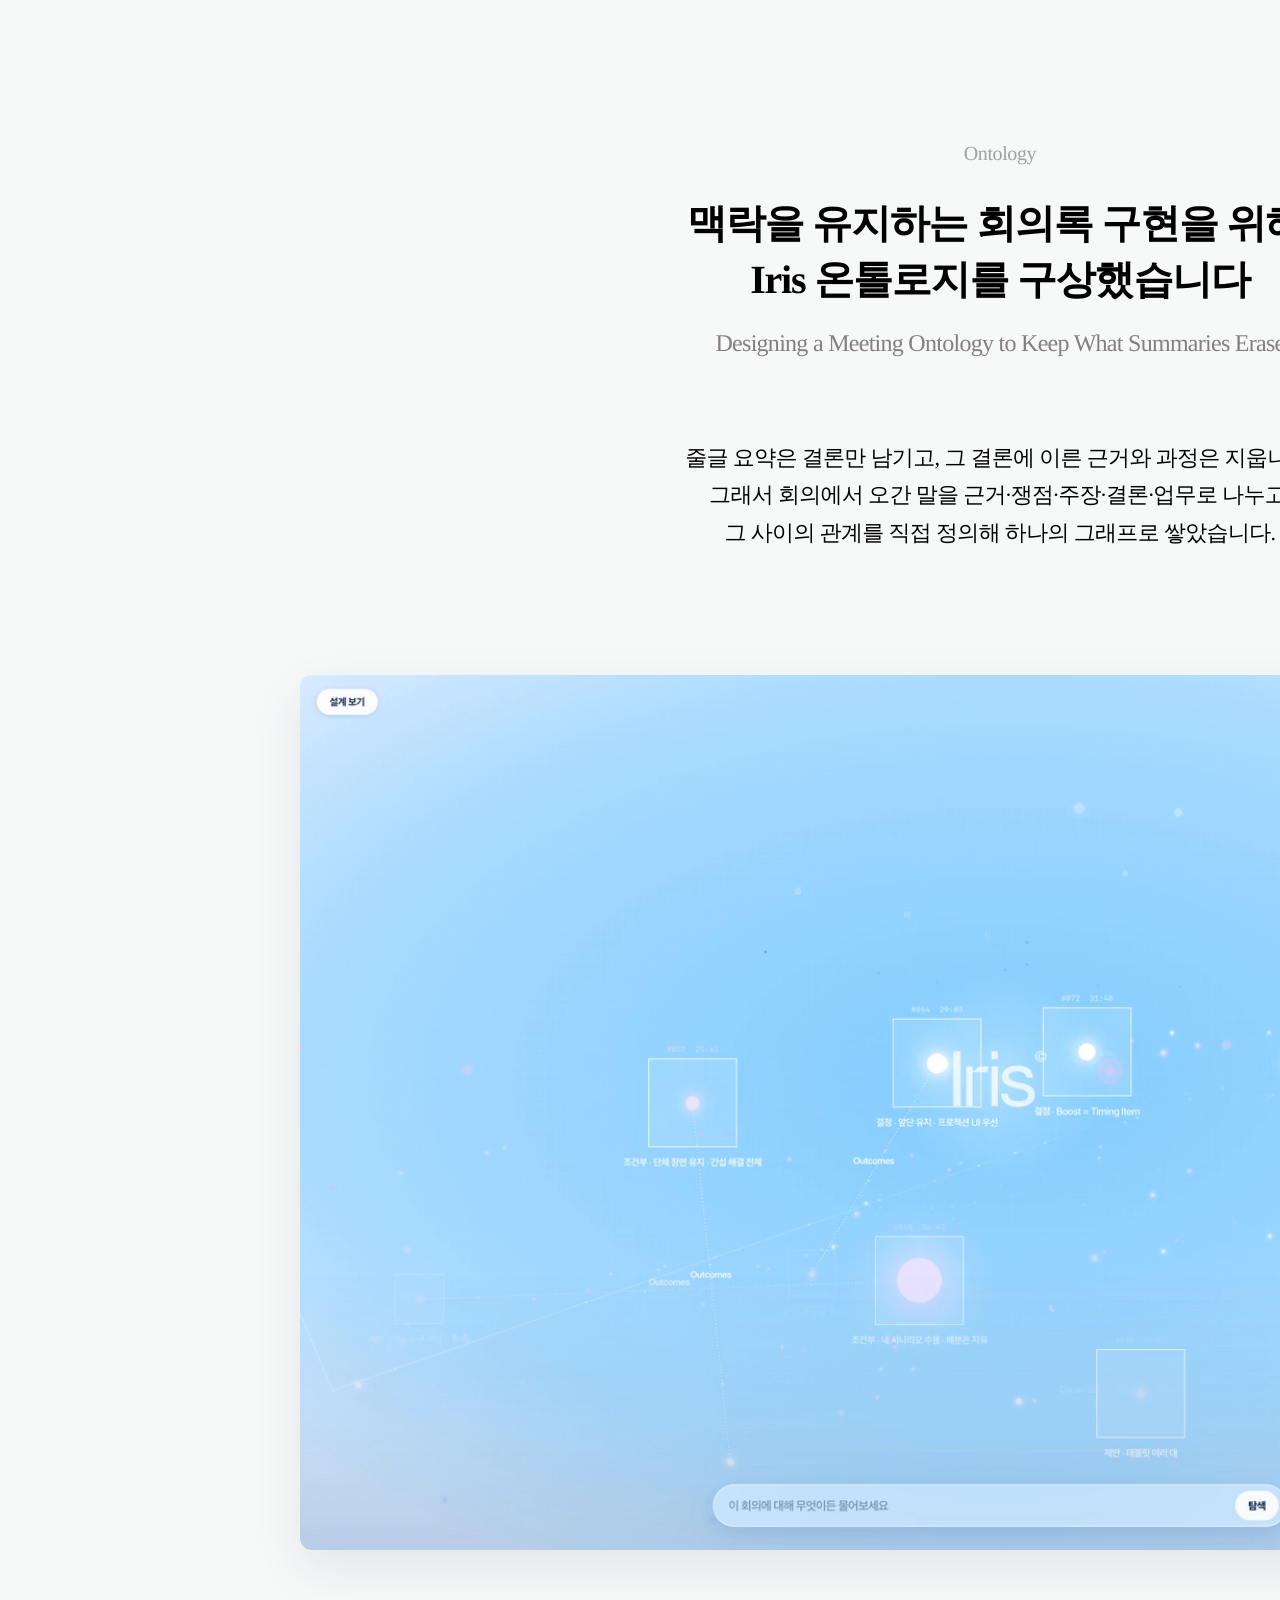
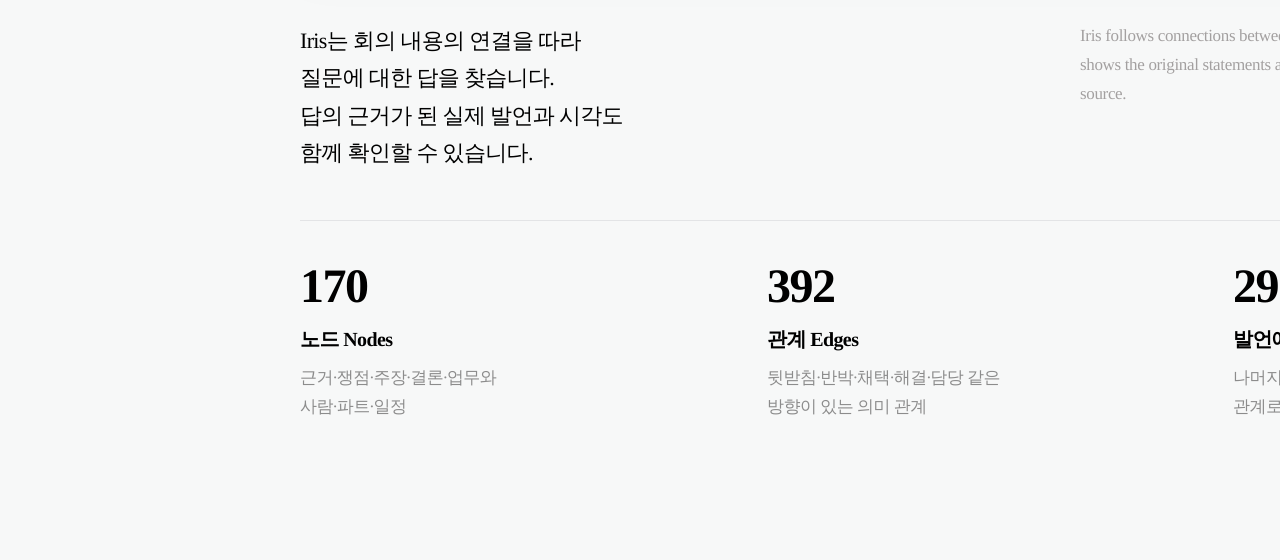
<file: tools/render/ontology.html>
<!doctype html>
<!-- Process 02 Ontology: 피그마 블록 247:705(2000x2160) 좌표 그대로. 0.96 배로 렌더링 → slides/03-01.png (y+36). 녹화 자리 = slides 좌표 288,684 1344x840 -->
<html><head><meta charset="utf-8"><link rel="stylesheet" href="fonts.css">
<style>
body{width:2000px;height:2160px;background:#f7f8f8;position:relative;overflow:hidden}
.lab{font:500 20px/1.4 SFD,KR;letter-spacing:-.02em;color:#a0a0a0}
.t1{font:600 40px/1.4 KR;letter-spacing:-.03em;color:#000;text-align:center}
.en{font:400 24px/1.7 HN;letter-spacing:-.03em;color:#857e7e;text-align:center}
.b{font:400 22px/1.7 KR;letter-spacing:-.03em;color:#000}
.en2{font:400 17px/1.7 HN;letter-spacing:-.02em;color:#a3a0a0;white-space:normal}
.n{font:600 48px/1.2 KR;letter-spacing:-.03em;color:#000}
.nm{font:600 20px/1.5 KR;letter-spacing:-.03em;color:#000}
.d{font:400 17px/1.7 KR;letter-spacing:-.03em;color:#8c8c8c}
#rec{position:absolute;left:300px;top:675px;width:1400px;height:875px;border-radius:12px;overflow:hidden;
  box-shadow:0 18px 48px rgba(18,43,74,.09);background:url(rec0.png) center/100% 100%}
</style></head><body>
<p class="a lab" style="left:202px;top:140px;width:1596px;text-align:center">Ontology</p>
<p class="a t1" style="left:202px;top:196px;width:1596px">맥락을 유지하는 회의록 구현을 위해,
Iris 온톨로지를 구상했습니다</p>
<p class="a en" style="left:202px;top:324px;width:1596px">Designing a Meeting Ontology to Keep What Summaries Erase</p>
<p class="a b" style="left:202px;top:439px;width:1596px;text-align:center">줄글 요약은 결론만 남기고, 그 결론에 이른 근거와 과정은 지웁니다.
그래서 회의에서 오간 말을 근거·쟁점·주장·결론·업무로 나누고,
그 사이의 관계를 직접 정의해 하나의 그래프로 쌓았습니다.</p>
<div id="rec"></div>
<p class="a b" style="left:300px;top:1622px;width:700px">Iris는 회의 내용의 연결을 따라
질문에 대한 답을 찾습니다.
답의 근거가 된 실제 발언과 시각도
함께 확인할 수 있습니다.</p>
<p class="a en2" style="left:1080px;top:1622px;width:620px">Iris follows connections between meeting discussions to find answers to your questions. It also shows the original statements and timestamps behind each answer, so you can check the source.</p>
<div class="a" style="left:300px;top:1820px;width:1400px;height:1px;background:#e3e4e6"></div>
<p class="a n" style="left:300px;top:1858px">170</p><p class="a nm" style="left:300px;top:1925px">노드 Nodes</p>
<p class="a d" style="left:300px;top:1964px">근거·쟁점·주장·결론·업무와
사람·파트·일정</p>
<p class="a n" style="left:767px;top:1858px">392</p><p class="a nm" style="left:767px;top:1925px">관계 Edges</p>
<p class="a d" style="left:767px;top:1964px">뒷받침·반박·채택·해결·담당 같은
방향이 있는 의미 관계</p>
<p class="a n" style="left:1233px;top:1858px">291</p><p class="a nm" style="left:1233px;top:1925px">발언에 명시 Explicit</p>
<p class="a d" style="left:1233px;top:1964px">나머지 101개는 맥락에서 추론한
관계로 따로 표시</p>
</body></html>
</file>
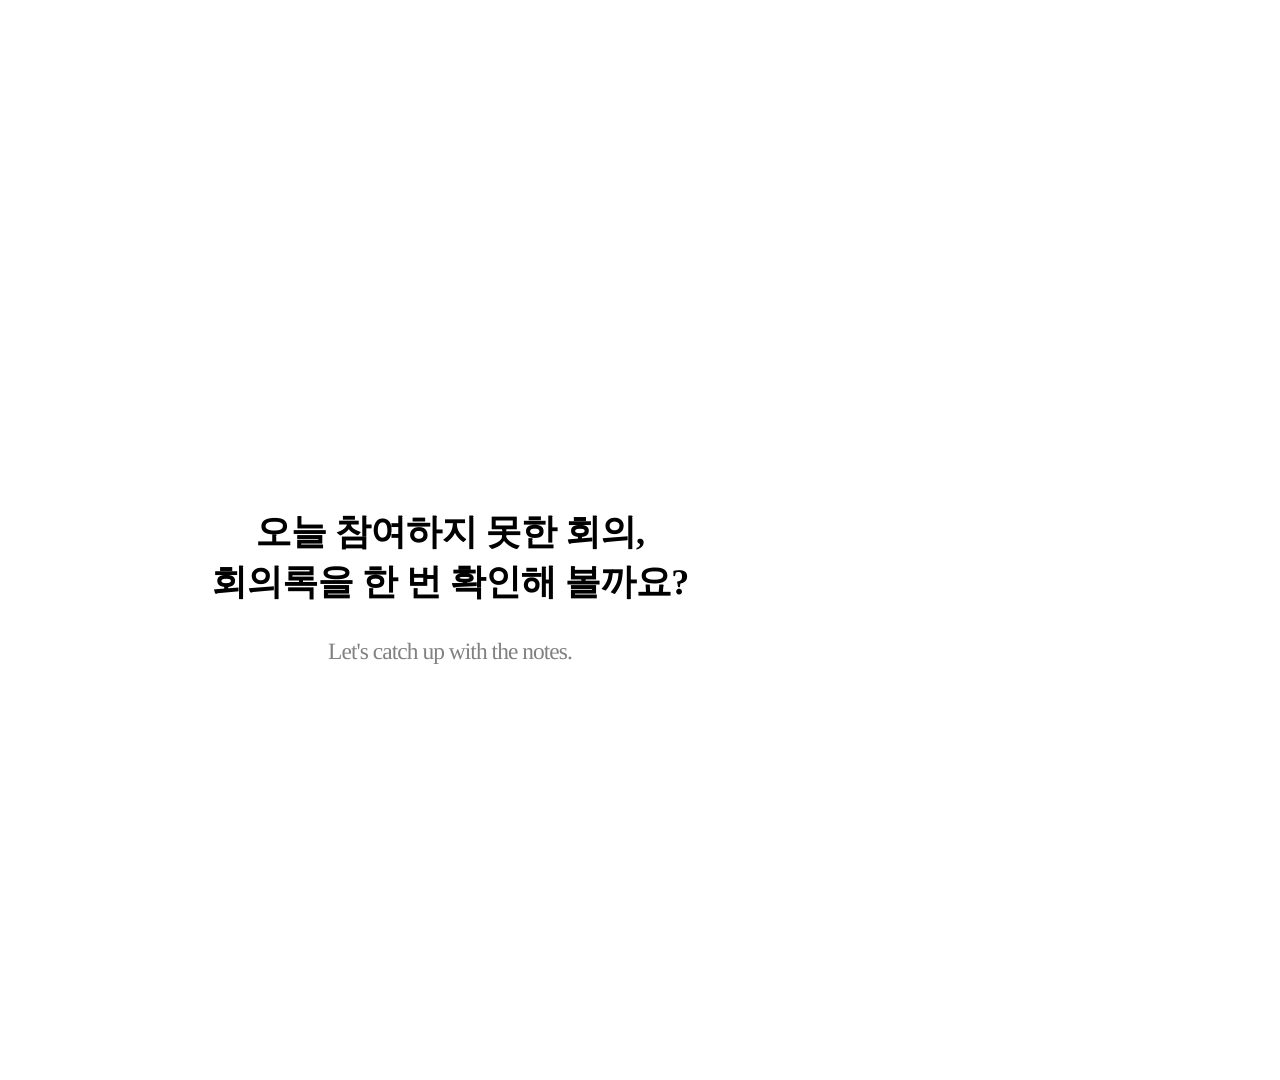
<file: tools/render/s0502.html>
<!doctype html>
<!-- Scenario Web 02 왼쪽 글: 03 의 멘트를 02 스타일(피그마 137:929: 제목 Bold 36/1.4 -1.4%, 영문 Regular 23.4/1.7 -4% #818181)로. 글 묶음 세로 중심 600 -->
<html><head><meta charset="utf-8"><link rel="stylesheet" href="fonts.css">
<style>body{width:1920px;height:1080px;background:transparent;position:relative}
.t{font:700 36px/1.4 KR;letter-spacing:-.014em;color:#000;text-align:center}
.e{font:400 23.4px/1.7 KR;letter-spacing:-.04em;color:#818181;text-align:center}</style></head><body>
<p class="a t" style="left:150px;top:507px;width:600px">오늘 참여하지 못한 회의,
회의록을 한 번 확인해 볼까요?</p>
<p class="a e" style="left:150px;top:633px;width:600px">Let's catch up with the notes.</p>
</body></html>
</file>
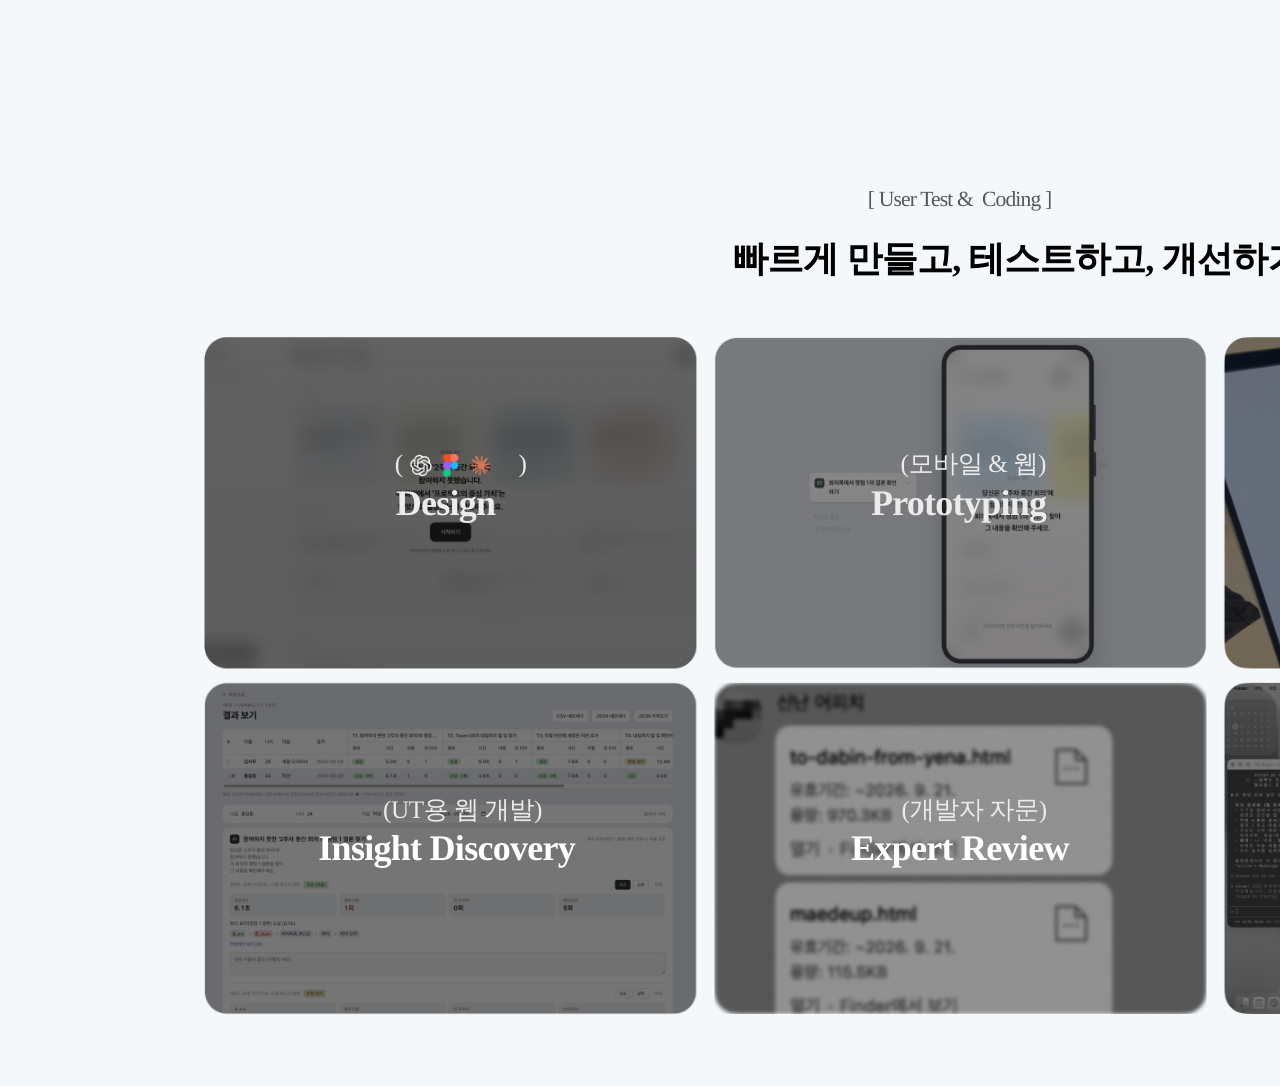
<file: tools/render/usertest.html>
<!doctype html>
<!-- Process 01 User Test & Coding: 피그마 개인졸전_Iris 239:19337 좌표 그대로(카드 사진·아이콘은 글자를 숨기고 내보낸 grid.png).
     메뉴(위 120) 아래에 들어가게 0.9 배로 줄여 가운데. 메뉴는 render.sh 가 피그마 메뉴 PNG 를 얹음 -->
<html><head><meta charset="utf-8"><link rel="stylesheet" href="fonts.css">
<style>
body{width:1920px;height:1080px;background:#f4f8fb;position:relative;overflow:hidden}
#w{position:absolute;left:0;top:0;width:1920px;height:1080px;transform-origin:960px 0;transform:translateY(114px) scale(.9)}
.lab{font:500 24px/1.4 KR;letter-spacing:-.04em;color:#575757}
.t{font:600 40px/1.6 KR;letter-spacing:-.02em;color:#000}
.ct{font:600 40px/1.6 KR;letter-spacing:-.02em;color:#ebebeb}
.cs{font:400 28px/1.6 KR;letter-spacing:-.02em;color:#ebebeb}
#g{position:absolute;left:120px;top:248px;width:1681px;height:753px;background:url(grid.png) 0 0/100% 100%}
</style></head><body><div id="w">
<p class="a lab" style="left:855px;top:79px;width:209px;text-align:center">[ User Test &amp;  Coding ]</p>
<p class="a t" style="left:707px;top:129px">빠르게 만들고, 테스트하고, 개선하기</p>
<div id="g"></div>
<p class="a cs" style="left:332px;top:368px">(                    )</p><p class="a ct" style="left:333px;top:400px">Design</p>
<p class="a cs" style="left:894px;top:368px">(모바일 &amp; 웹)</p><p class="a ct" style="left:861px;top:400px">Prototyping</p>
<p class="a cs" style="left:1493px;top:368px">(10명)</p><p class="a ct" style="left:1447px;top:400px">User Test</p>
<p class="a cs" style="left:319px;top:752px">(UT용 웹 개발)</p><p class="a ct" style="left:247px;top:784px;color:#fff">Insight Discovery</p>
<p class="a cs" style="left:895px;top:752px">(개발자 자문)</p><p class="a ct" style="left:839px;top:784px;color:#fff">Expert Review</p>
<p class="a cs" style="left:1505px;top:752px">(     )</p><p class="a ct" style="left:1422px;top:784px">Vibe Coding</p>
</div></body></html>
</file>
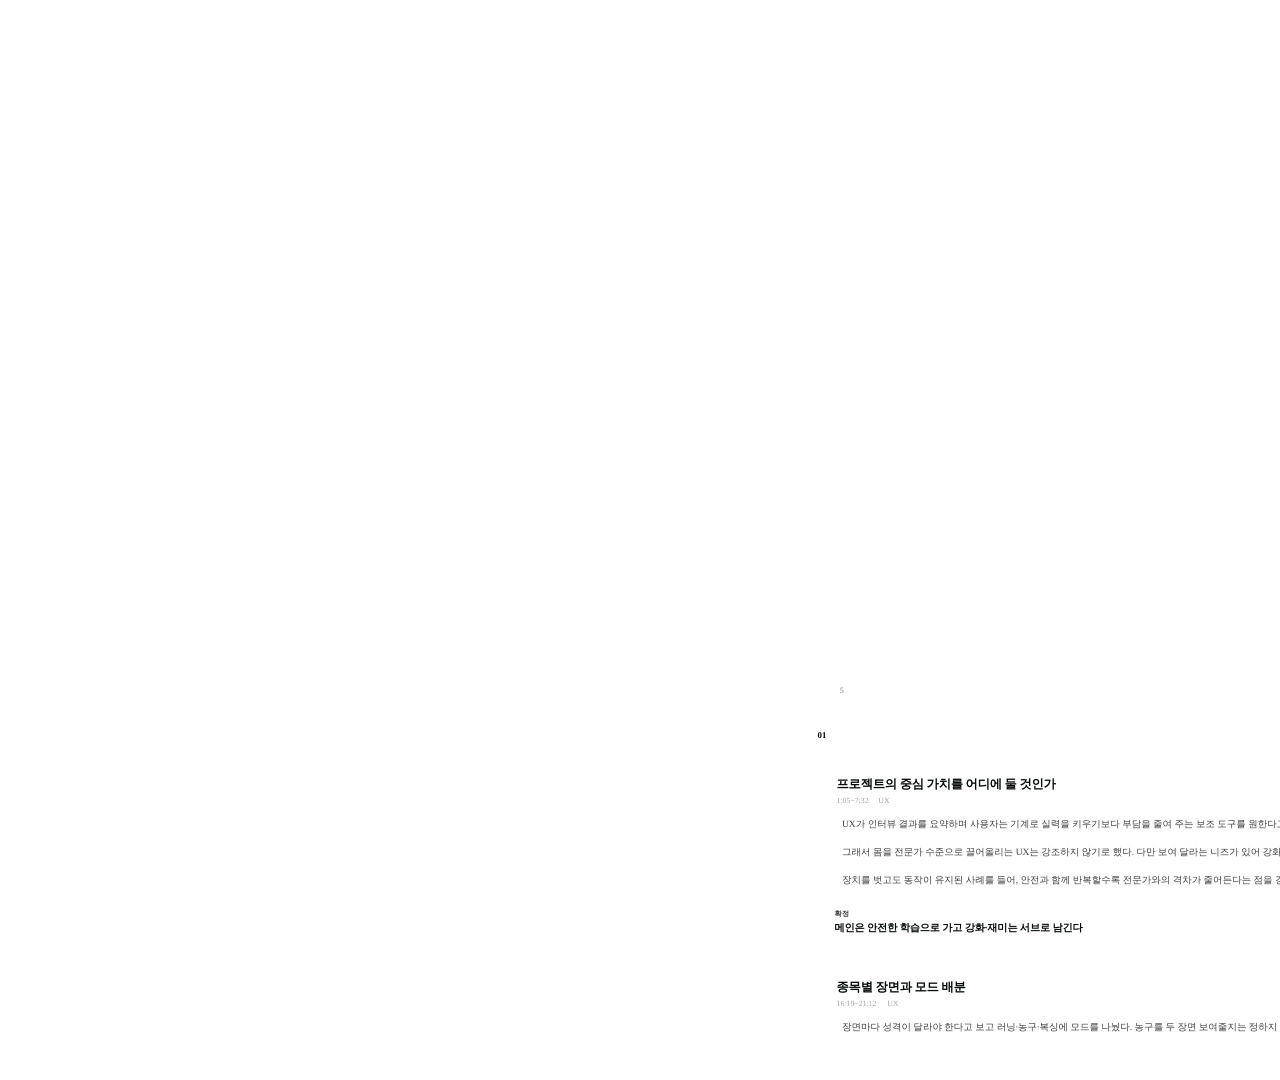
<file: tools/render/w03-over.html>
<!doctype html><html><head><meta charset="utf-8"><link rel="stylesheet" href="fonts.css"><style>body{width:1920px;height:1080px;background:transparent;position:relative}</style></head><body>
<p class="a" style="left:839.83px;top:686.4px;font:500 8.167px/1.3 KR;letter-spacing:0px;color:rgba(117,117,117,1)">5</p>
<p class="a" style="left:817.59px;top:729.92px;font:700 8.847px/1.3 KR;letter-spacing:0px;color:rgba(5,10,10,1)">01</p>
<p class="a" style="left:1378.68px;top:730.43px;font:500 8.507px/1.3 KR;letter-spacing:0px;color:rgba(163,163,163,1)">논의 3</p>
<p class="a" style="left:836.55px;top:774.88px;font:700 12.25px/1.5 KR;letter-spacing:-0.204px;color:rgba(5,10,10,1)">프로젝트의 중심 가치를 어디에 둘 것인가</p>
<p class="a" style="left:836.55px;top:796.28px;font:400 7.826px/1.3 KR;letter-spacing:0px;color:rgba(163,163,163,1)">1:05~7:32</p>
<p class="a" style="left:878.36px;top:796.28px;font:400 7.826px/1.3 KR;letter-spacing:0px;color:rgba(163,163,163,1)">UX</p>
<p class="a" style="left:1325.81px;top:778.9px;font:700 8.167px/1.3 KR;letter-spacing:0px;color:rgba(45,59,72,0.85)">들여다 보기</p>
<p class="a" style="left:842px;top:817.17px;font:400 9.528px/1.75 KR;letter-spacing:0px;color:rgba(59,59,59,1)">UX가 인터뷰 결과를 요약하며 사용자는 기계로 실력을 키우기보다 부담을 줄여 주는 보조 도구를 원한다고 전했다.</p>
<p class="a" style="left:842px;top:845.06px;font:400 9.528px/1.75 KR;letter-spacing:0px;color:rgba(59,59,59,1)">그래서 몸을 전문가 수준으로 끌어올리는 UX는 강조하지 않기로 했다. 다만 보여 달라는 니즈가 있어 강화 요소는 버리지 않겠다고 했다.</p>
<p class="a" style="left:842px;top:872.94px;font:400 9.528px/1.75 KR;letter-spacing:0px;color:rgba(59,59,59,1)">장치를 벗고도 동작이 유지된 사례를 들어, 안전과 함께 반복할수록 전문가와의 격차가 줄어든다는 점을 강조하자고 했다.</p>
<p class="a" style="left:834.51px;top:910.36px;font:700 7.146px/1.3 KR;letter-spacing:0.429px;color:rgba(59,59,59,1)">확정</p>
<p class="a" style="left:834.51px;top:921.4px;font:700 10.208px/1.55 KR;letter-spacing:-0.136px;color:rgba(5,10,10,1)">메인은 안전한 학습으로 가고 강화·재미는 서브로 남긴다</p>
<p class="a" style="left:836.55px;top:978.04px;font:700 12.25px/1.5 KR;letter-spacing:-0.204px;color:rgba(5,10,10,1)">종목별 장면과 모드 배분</p>
<p class="a" style="left:836.55px;top:999.44px;font:400 7.826px/1.3 KR;letter-spacing:0px;color:rgba(163,163,163,1)">16:19~21:12</p>
<p class="a" style="left:887.36px;top:999.44px;font:400 7.826px/1.3 KR;letter-spacing:0px;color:rgba(163,163,163,1)">UX</p>
<p class="a" style="left:1325.81px;top:982.07px;font:700 8.167px/1.3 KR;letter-spacing:0px;color:rgba(45,59,72,0.85)">들여다 보기</p>
<p class="a" style="left:842px;top:1020.33px;font:400 9.528px/1.75 KR;letter-spacing:0px;color:rgba(59,59,59,1)">장면마다 성격이 달라야 한다고 보고 러닝·농구·복싱에 모드를 나눴다. 농구를 두 장면 보여줄지는 정하지 않았다.</p>
</body></html>
</file>
<file: tools/render/fonts.css>
/* 피그마 서버엔 SF Pro +KR 이 없어 한글이 대체 폰트로 나옴 → 한글 장은 이 맥에 설치된 폰트로 직접 렌더링(tools/render/render.sh) */
@font-face{font-family:KR;font-weight:400;src:url(file:///Users/bugi/Library/Fonts/SFProKR-Regular-04.otf)}
@font-face{font-family:KR;font-weight:500;src:url(file:///Users/bugi/Library/Fonts/SFProKR-Medium-05.otf)}
@font-face{font-family:KR;font-weight:600;src:url(file:///Users/bugi/Library/Fonts/SFProKR-Semibold-06.otf)}
@font-face{font-family:KR;font-weight:700;src:url(file:///Users/bugi/Library/Fonts/SFProKR-Bold-07.otf)}
@font-face{font-family:HN;font-weight:400;src:url(file:///Users/bugi/Library/Fonts/HelveticaNowDisplay-Regular.ttf)}
@font-face{font-family:SFD;font-weight:500;src:url(file:///Users/bugi/Library/Fonts/SFPRODISPLAYMEDIUM.OTF)}
html,body{margin:0;padding:0}
body{-webkit-font-smoothing:antialiased;text-rendering:geometricPrecision}
.a{position:absolute;margin:0;white-space:pre}
</file>
